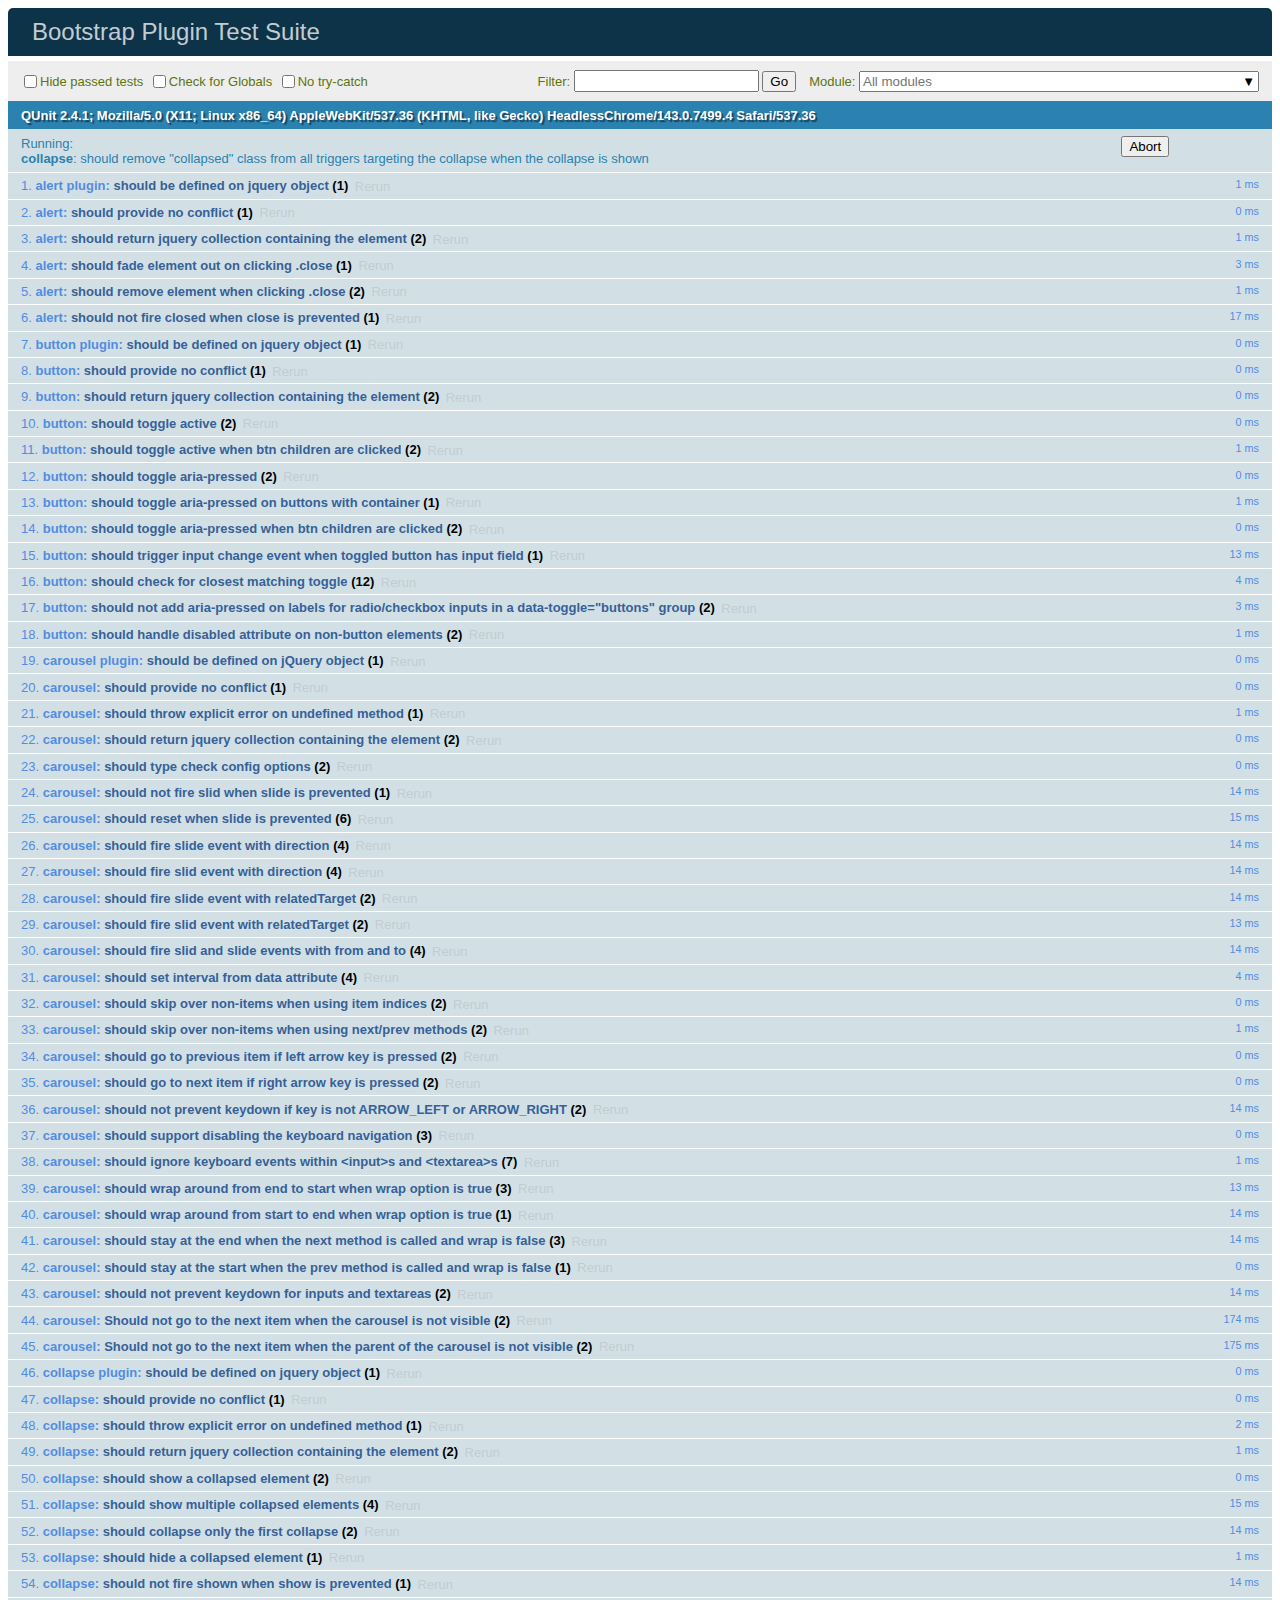
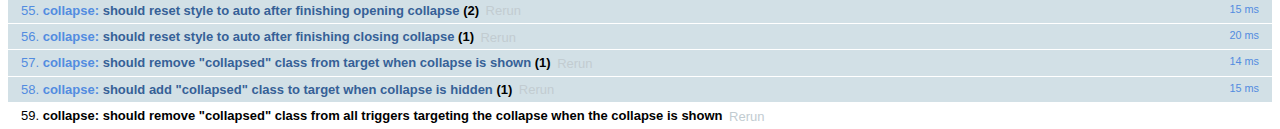
<file: assets/lib/__bootstrap-4.0.0/js/tests/index.html>
<!doctype html>
<html lang="en">
  <head>
    <meta charset="utf-8">
    <meta name="viewport" content="width=device-width, initial-scale=1, shrink-to-fit=no">
    <title>Bootstrap Plugin Test Suite</title>

    <!-- jQuery -->
    <script>
      (function () {
        var path = '../../assets/js/vendor/jquery-slim.min.js'
        // get jquery param from the query string.
        var jQueryVersion = location.search.match(/[?&]jquery=(.*?)(?=&|$)/)

        // If a version was specified, use that version from our vendor folder
        if (jQueryVersion) {
          path = 'vendor/jquery-' + jQueryVersion[1] + '.min.js'
        }
        document.write('<script src="' + path + '"><\/script>')
      }())
    </script>
    <script src="../../assets/js/vendor/popper.min.js"></script>

    <!-- QUnit -->
    <link rel="stylesheet" href="vendor/qunit.css" media="screen">
    <script src="vendor/qunit.js"></script>

    <script>
      // Disable jQuery event aliases to ensure we don't accidentally use any of them
      [
        'blur',
        'focus',
        'focusin',
        'focusout',
        'resize',
        'scroll',
        'click',
        'dblclick',
        'mousedown',
        'mouseup',
        'mousemove',
        'mouseover',
        'mouseout',
        'mouseenter',
        'mouseleave',
        'change',
        'select',
        'submit',
        'keydown',
        'keypress',
        'keyup',
        'contextmenu'
      ].forEach(function(eventAlias) {
        $.fn[eventAlias] = function() {
          throw new Error('Using the ".' + eventAlias + '()" method is not allowed, so that Bootstrap can be compatible with custom jQuery builds which exclude the "event aliases" module that defines said method. See https://github.com/twbs/bootstrap/blob/master/CONTRIBUTING.md#js')
        }
      })

      // Require assert.expect in each test
      QUnit.config.requireExpects = true

      // See https://github.com/axemclion/grunt-saucelabs#test-result-details-with-qunit
      var log = []
      var testName

      QUnit.done(function(testResults) {
        var tests = []
        for (var i = 0; i < log.length; i++) {
          var details = log[i]
          tests.push({
            name: details.name,
            result: details.result,
            expected: details.expected,
            actual: details.actual,
            source: details.source
          })
        }
        testResults.tests = tests

        window.global_test_results = testResults
      })

      QUnit.testStart(function(testDetails) {
        QUnit.log(function(details) {
          if (!details.result) {
            details.name = testDetails.name
            log.push(details)
          }
        })
      })

      // Display fixture on-screen on iOS to avoid false positives
      // See https://github.com/twbs/bootstrap/pull/15955
      if (/iPhone|iPad|iPod/.test(navigator.userAgent)) {
        QUnit.begin(function() {
          $('#qunit-fixture').css({ top: 0, left: 0 })
        })

        QUnit.done(function() {
          $('#qunit-fixture').css({ top: '', left: '' })
        })
      }
    </script>

    <!-- Transpiled Plugins -->
    <script src="../dist/util.js"></script>
    <script src="../dist/alert.js"></script>
    <script src="../dist/button.js"></script>
    <script src="../dist/carousel.js"></script>
    <script src="../dist/collapse.js"></script>
    <script src="../dist/dropdown.js"></script>
    <script src="../dist/modal.js"></script>
    <script src="../dist/scrollspy.js"></script>
    <script src="../dist/tab.js"></script>
    <script src="../dist/tooltip.js"></script>
    <script src="../dist/popover.js"></script>

    <!-- Unit Tests -->
    <script src="unit/alert.js"></script>
    <script src="unit/button.js"></script>
    <script src="unit/carousel.js"></script>
    <script src="unit/collapse.js"></script>
    <script src="unit/dropdown.js"></script>
    <script src="unit/modal.js"></script>
    <script src="unit/scrollspy.js"></script>
    <script src="unit/tab.js"></script>
    <script src="unit/tooltip.js"></script>
    <script src="unit/popover.js"></script>
    <script src="unit/util.js"></script>
  </head>
  <body>
    <div id="qunit-container">
      <div id="qunit"></div>
      <div id="qunit-fixture"></div>
    </div>
  </body>
</html>
</file>
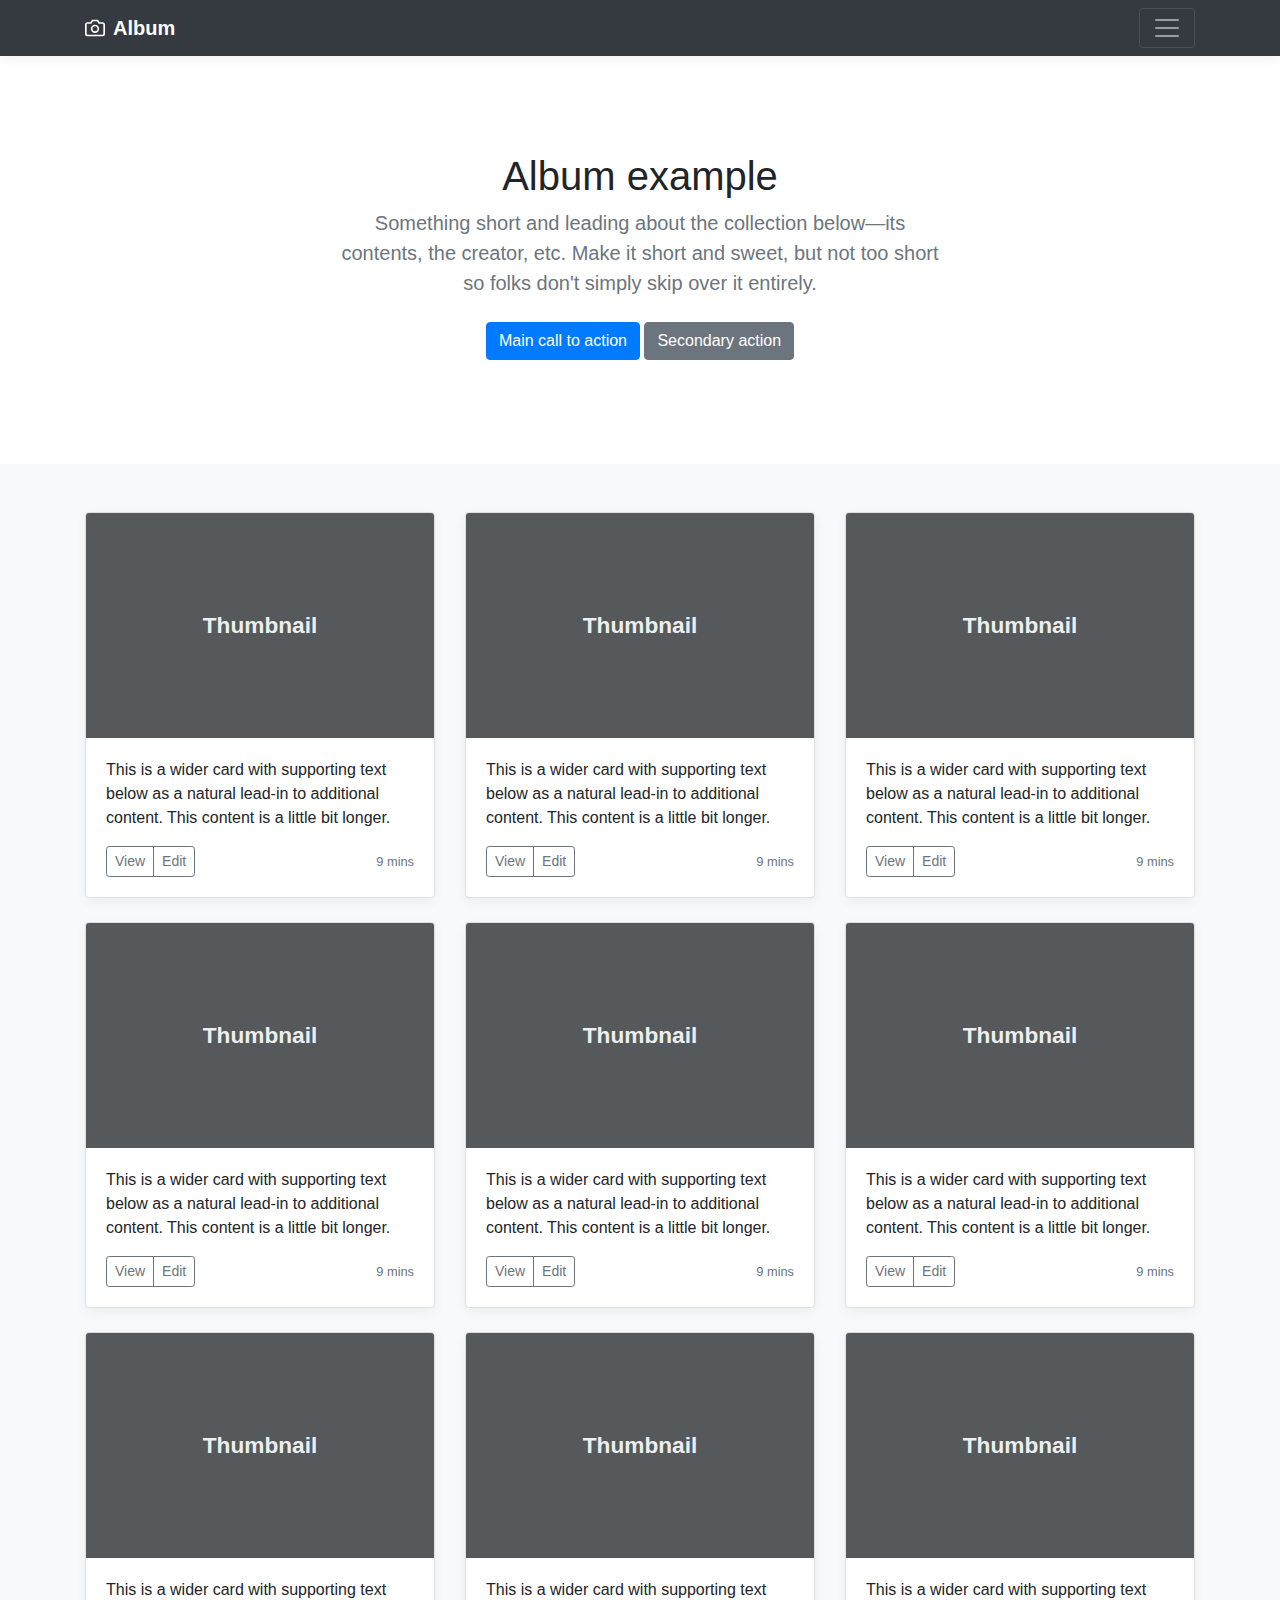
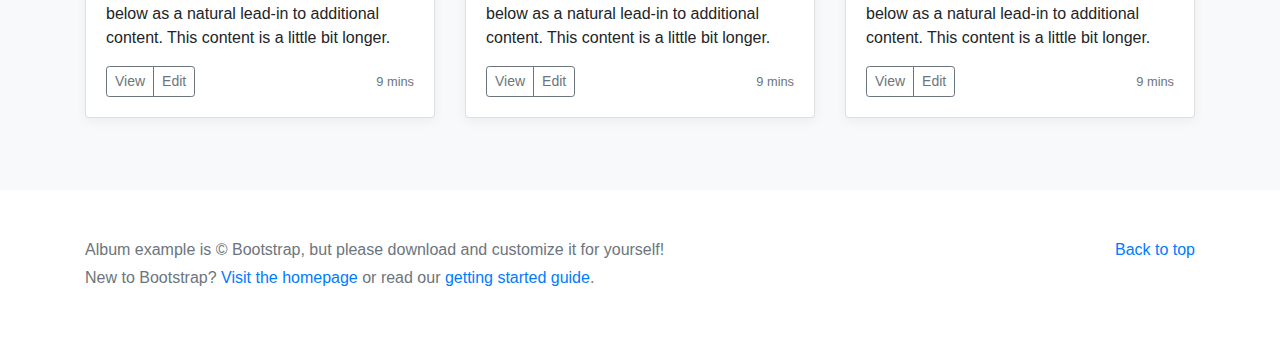
<file: assets/lib/__bootstrap-4.0.0/docs/4.0/examples/album/index.html>
<!doctype html>
<html lang="en">
  <head>
    <meta charset="utf-8">
    <meta name="viewport" content="width=device-width, initial-scale=1, shrink-to-fit=no">
    <meta name="description" content="">
    <meta name="author" content="">
    <link rel="icon" href="../../../../favicon.ico">

    <title>Album example for Bootstrap</title>

    <!-- Bootstrap core CSS -->
    <link href="../../../../dist/css/bootstrap.min.css" rel="stylesheet">

    <!-- Custom styles for this template -->
    <link href="album.css" rel="stylesheet">
  </head>

  <body>

    <header>
      <div class="collapse bg-dark" id="navbarHeader">
        <div class="container">
          <div class="row">
            <div class="col-sm-8 col-md-7 py-4">
              <h4 class="text-white">About</h4>
              <p class="text-muted">Add some information about the album below, the author, or any other background context. Make it a few sentences long so folks can pick up some informative tidbits. Then, link them off to some social networking sites or contact information.</p>
            </div>
            <div class="col-sm-4 offset-md-1 py-4">
              <h4 class="text-white">Contact</h4>
              <ul class="list-unstyled">
                <li><a href="#" class="text-white">Follow on Twitter</a></li>
                <li><a href="#" class="text-white">Like on Facebook</a></li>
                <li><a href="#" class="text-white">Email me</a></li>
              </ul>
            </div>
          </div>
        </div>
      </div>
      <div class="navbar navbar-dark bg-dark box-shadow">
        <div class="container d-flex justify-content-between">
          <a href="#" class="navbar-brand d-flex align-items-center">
            <svg xmlns="http://www.w3.org/2000/svg" width="20" height="20" viewBox="0 0 24 24" fill="none" stroke="currentColor" stroke-width="2" stroke-linecap="round" stroke-linejoin="round" class="mr-2"><path d="M23 19a2 2 0 0 1-2 2H3a2 2 0 0 1-2-2V8a2 2 0 0 1 2-2h4l2-3h6l2 3h4a2 2 0 0 1 2 2z"></path><circle cx="12" cy="13" r="4"></circle></svg>
            <strong>Album</strong>
          </a>
          <button class="navbar-toggler" type="button" data-toggle="collapse" data-target="#navbarHeader" aria-controls="navbarHeader" aria-expanded="false" aria-label="Toggle navigation">
            <span class="navbar-toggler-icon"></span>
          </button>
        </div>
      </div>
    </header>

    <main role="main">

      <section class="jumbotron text-center">
        <div class="container">
          <h1 class="jumbotron-heading">Album example</h1>
          <p class="lead text-muted">Something short and leading about the collection below—its contents, the creator, etc. Make it short and sweet, but not too short so folks don't simply skip over it entirely.</p>
          <p>
            <a href="#" class="btn btn-primary my-2">Main call to action</a>
            <a href="#" class="btn btn-secondary my-2">Secondary action</a>
          </p>
        </div>
      </section>

      <div class="album py-5 bg-light">
        <div class="container">

          <div class="row">
            <div class="col-md-4">
              <div class="card mb-4 box-shadow">
                <img class="card-img-top" data-src="holder.js/100px225?theme=thumb&bg=55595c&fg=eceeef&text=Thumbnail" alt="Card image cap">
                <div class="card-body">
                  <p class="card-text">This is a wider card with supporting text below as a natural lead-in to additional content. This content is a little bit longer.</p>
                  <div class="d-flex justify-content-between align-items-center">
                    <div class="btn-group">
                      <button type="button" class="btn btn-sm btn-outline-secondary">View</button>
                      <button type="button" class="btn btn-sm btn-outline-secondary">Edit</button>
                    </div>
                    <small class="text-muted">9 mins</small>
                  </div>
                </div>
              </div>
            </div>
            <div class="col-md-4">
              <div class="card mb-4 box-shadow">
                <img class="card-img-top" data-src="holder.js/100px225?theme=thumb&bg=55595c&fg=eceeef&text=Thumbnail" alt="Card image cap">
                <div class="card-body">
                  <p class="card-text">This is a wider card with supporting text below as a natural lead-in to additional content. This content is a little bit longer.</p>
                  <div class="d-flex justify-content-between align-items-center">
                    <div class="btn-group">
                      <button type="button" class="btn btn-sm btn-outline-secondary">View</button>
                      <button type="button" class="btn btn-sm btn-outline-secondary">Edit</button>
                    </div>
                    <small class="text-muted">9 mins</small>
                  </div>
                </div>
              </div>
            </div>
            <div class="col-md-4">
              <div class="card mb-4 box-shadow">
                <img class="card-img-top" data-src="holder.js/100px225?theme=thumb&bg=55595c&fg=eceeef&text=Thumbnail" alt="Card image cap">
                <div class="card-body">
                  <p class="card-text">This is a wider card with supporting text below as a natural lead-in to additional content. This content is a little bit longer.</p>
                  <div class="d-flex justify-content-between align-items-center">
                    <div class="btn-group">
                      <button type="button" class="btn btn-sm btn-outline-secondary">View</button>
                      <button type="button" class="btn btn-sm btn-outline-secondary">Edit</button>
                    </div>
                    <small class="text-muted">9 mins</small>
                  </div>
                </div>
              </div>
            </div>

            <div class="col-md-4">
              <div class="card mb-4 box-shadow">
                <img class="card-img-top" data-src="holder.js/100px225?theme=thumb&bg=55595c&fg=eceeef&text=Thumbnail" alt="Card image cap">
                <div class="card-body">
                  <p class="card-text">This is a wider card with supporting text below as a natural lead-in to additional content. This content is a little bit longer.</p>
                  <div class="d-flex justify-content-between align-items-center">
                    <div class="btn-group">
                      <button type="button" class="btn btn-sm btn-outline-secondary">View</button>
                      <button type="button" class="btn btn-sm btn-outline-secondary">Edit</button>
                    </div>
                    <small class="text-muted">9 mins</small>
                  </div>
                </div>
              </div>
            </div>
            <div class="col-md-4">
              <div class="card mb-4 box-shadow">
                <img class="card-img-top" data-src="holder.js/100px225?theme=thumb&bg=55595c&fg=eceeef&text=Thumbnail" alt="Card image cap">
                <div class="card-body">
                  <p class="card-text">This is a wider card with supporting text below as a natural lead-in to additional content. This content is a little bit longer.</p>
                  <div class="d-flex justify-content-between align-items-center">
                    <div class="btn-group">
                      <button type="button" class="btn btn-sm btn-outline-secondary">View</button>
                      <button type="button" class="btn btn-sm btn-outline-secondary">Edit</button>
                    </div>
                    <small class="text-muted">9 mins</small>
                  </div>
                </div>
              </div>
            </div>
            <div class="col-md-4">
              <div class="card mb-4 box-shadow">
                <img class="card-img-top" data-src="holder.js/100px225?theme=thumb&bg=55595c&fg=eceeef&text=Thumbnail" alt="Card image cap">
                <div class="card-body">
                  <p class="card-text">This is a wider card with supporting text below as a natural lead-in to additional content. This content is a little bit longer.</p>
                  <div class="d-flex justify-content-between align-items-center">
                    <div class="btn-group">
                      <button type="button" class="btn btn-sm btn-outline-secondary">View</button>
                      <button type="button" class="btn btn-sm btn-outline-secondary">Edit</button>
                    </div>
                    <small class="text-muted">9 mins</small>
                  </div>
                </div>
              </div>
            </div>

            <div class="col-md-4">
              <div class="card mb-4 box-shadow">
                <img class="card-img-top" data-src="holder.js/100px225?theme=thumb&bg=55595c&fg=eceeef&text=Thumbnail" alt="Card image cap">
                <div class="card-body">
                  <p class="card-text">This is a wider card with supporting text below as a natural lead-in to additional content. This content is a little bit longer.</p>
                  <div class="d-flex justify-content-between align-items-center">
                    <div class="btn-group">
                      <button type="button" class="btn btn-sm btn-outline-secondary">View</button>
                      <button type="button" class="btn btn-sm btn-outline-secondary">Edit</button>
                    </div>
                    <small class="text-muted">9 mins</small>
                  </div>
                </div>
              </div>
            </div>
            <div class="col-md-4">
              <div class="card mb-4 box-shadow">
                <img class="card-img-top" data-src="holder.js/100px225?theme=thumb&bg=55595c&fg=eceeef&text=Thumbnail" alt="Card image cap">
                <div class="card-body">
                  <p class="card-text">This is a wider card with supporting text below as a natural lead-in to additional content. This content is a little bit longer.</p>
                  <div class="d-flex justify-content-between align-items-center">
                    <div class="btn-group">
                      <button type="button" class="btn btn-sm btn-outline-secondary">View</button>
                      <button type="button" class="btn btn-sm btn-outline-secondary">Edit</button>
                    </div>
                    <small class="text-muted">9 mins</small>
                  </div>
                </div>
              </div>
            </div>
            <div class="col-md-4">
              <div class="card mb-4 box-shadow">
                <img class="card-img-top" data-src="holder.js/100px225?theme=thumb&bg=55595c&fg=eceeef&text=Thumbnail" alt="Card image cap">
                <div class="card-body">
                  <p class="card-text">This is a wider card with supporting text below as a natural lead-in to additional content. This content is a little bit longer.</p>
                  <div class="d-flex justify-content-between align-items-center">
                    <div class="btn-group">
                      <button type="button" class="btn btn-sm btn-outline-secondary">View</button>
                      <button type="button" class="btn btn-sm btn-outline-secondary">Edit</button>
                    </div>
                    <small class="text-muted">9 mins</small>
                  </div>
                </div>
              </div>
            </div>
          </div>
        </div>
      </div>

    </main>

    <footer class="text-muted">
      <div class="container">
        <p class="float-right">
          <a href="#">Back to top</a>
        </p>
        <p>Album example is &copy; Bootstrap, but please download and customize it for yourself!</p>
        <p>New to Bootstrap? <a href="../../">Visit the homepage</a> or read our <a href="../../getting-started/">getting started guide</a>.</p>
      </div>
    </footer>

    <!-- Bootstrap core JavaScript
    ================================================== -->
    <!-- Placed at the end of the document so the pages load faster -->
    <script src="https://code.jquery.com/jquery-3.2.1.slim.min.js" integrity="sha384-KJ3o2DKtIkvYIK3UENzmM7KCkRr/rE9/Qpg6aAZGJwFDMVNA/GpGFF93hXpG5KkN" crossorigin="anonymous"></script>
    <script>window.jQuery || document.write('<script src="../../../../assets/js/vendor/jquery-slim.min.js"><\/script>')</script>
    <script src="../../../../assets/js/vendor/popper.min.js"></script>
    <script src="../../../../dist/js/bootstrap.min.js"></script>
    <script src="../../../../assets/js/vendor/holder.min.js"></script>
  </body>
</html>
</file>
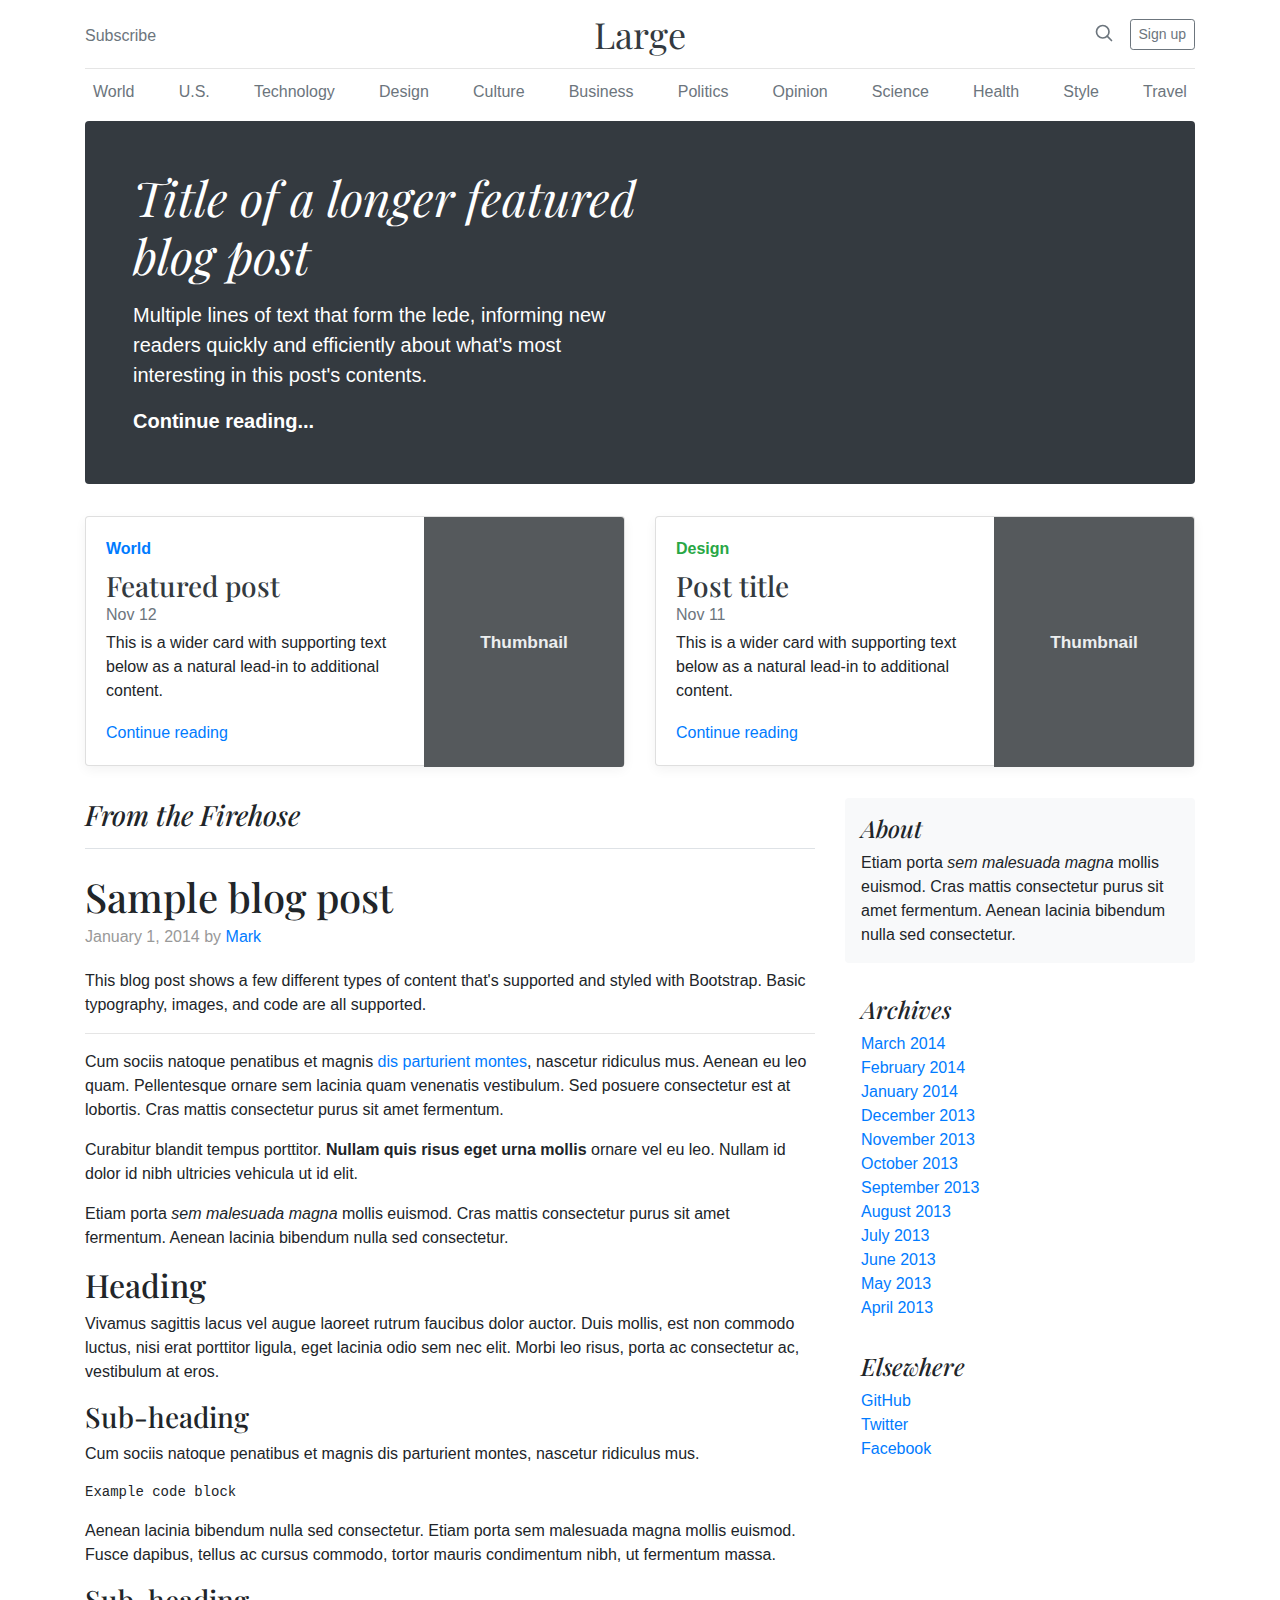
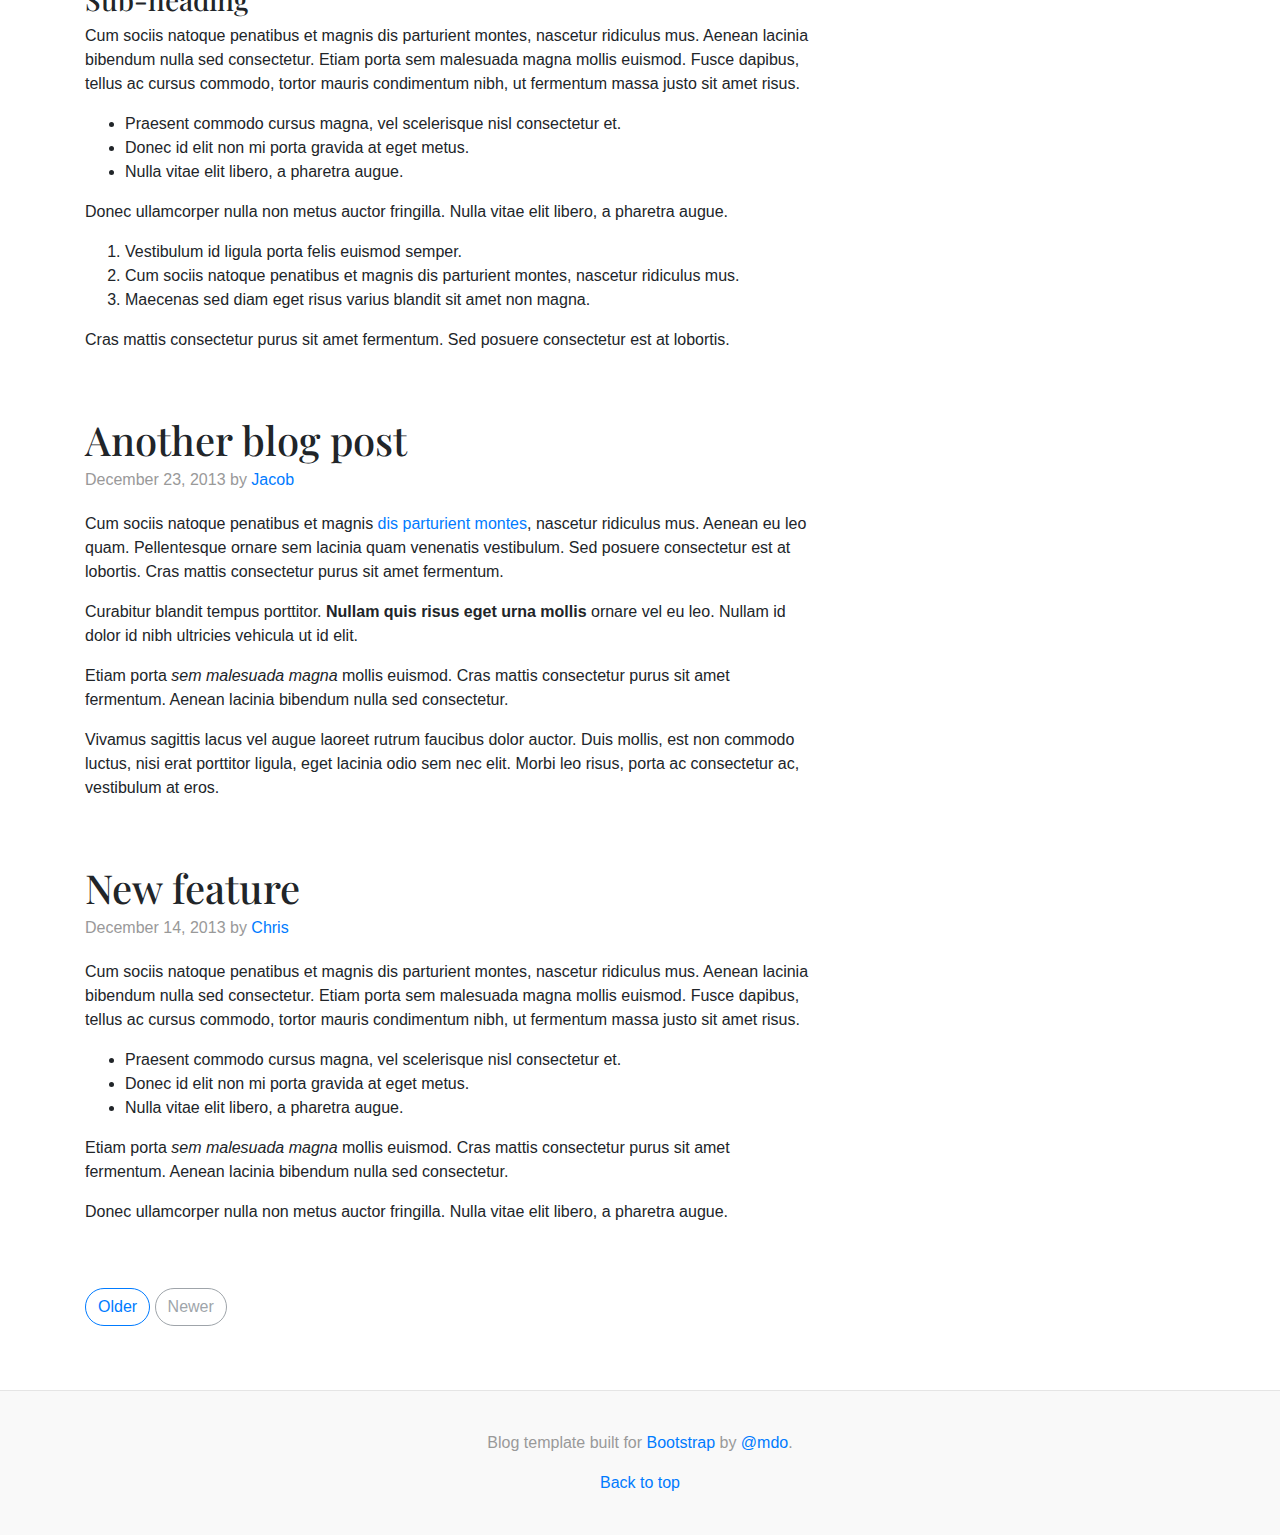
<file: assets/lib/__bootstrap-4.0.0/docs/4.0/examples/blog/index.html>
<!doctype html>
<html lang="en">
  <head>
    <meta charset="utf-8">
    <meta name="viewport" content="width=device-width, initial-scale=1, shrink-to-fit=no">
    <meta name="description" content="">
    <meta name="author" content="">
    <link rel="icon" href="../../../../favicon.ico">

    <title>Blog Template for Bootstrap</title>

    <!-- Bootstrap core CSS -->
    <link href="../../../../dist/css/bootstrap.min.css" rel="stylesheet">

    <!-- Custom styles for this template -->
    <link href="https://fonts.googleapis.com/css?family=Playfair+Display:700,900" rel="stylesheet">
    <link href="blog.css" rel="stylesheet">
  </head>

  <body>

    <div class="container">
      <header class="blog-header py-3">
        <div class="row flex-nowrap justify-content-between align-items-center">
          <div class="col-4 pt-1">
            <a class="text-muted" href="#">Subscribe</a>
          </div>
          <div class="col-4 text-center">
            <a class="blog-header-logo text-dark" href="#">Large</a>
          </div>
          <div class="col-4 d-flex justify-content-end align-items-center">
            <a class="text-muted" href="#">
              <svg xmlns="http://www.w3.org/2000/svg" width="20" height="20" viewBox="0 0 24 24" fill="none" stroke="currentColor" stroke-width="2" stroke-linecap="round" stroke-linejoin="round" class="mx-3"><circle cx="10.5" cy="10.5" r="7.5"></circle><line x1="21" y1="21" x2="15.8" y2="15.8"></line></svg>
            </a>
            <a class="btn btn-sm btn-outline-secondary" href="#">Sign up</a>
          </div>
        </div>
      </header>

      <div class="nav-scroller py-1 mb-2">
        <nav class="nav d-flex justify-content-between">
          <a class="p-2 text-muted" href="#">World</a>
          <a class="p-2 text-muted" href="#">U.S.</a>
          <a class="p-2 text-muted" href="#">Technology</a>
          <a class="p-2 text-muted" href="#">Design</a>
          <a class="p-2 text-muted" href="#">Culture</a>
          <a class="p-2 text-muted" href="#">Business</a>
          <a class="p-2 text-muted" href="#">Politics</a>
          <a class="p-2 text-muted" href="#">Opinion</a>
          <a class="p-2 text-muted" href="#">Science</a>
          <a class="p-2 text-muted" href="#">Health</a>
          <a class="p-2 text-muted" href="#">Style</a>
          <a class="p-2 text-muted" href="#">Travel</a>
        </nav>
      </div>

      <div class="jumbotron p-3 p-md-5 text-white rounded bg-dark">
        <div class="col-md-6 px-0">
          <h1 class="display-4 font-italic">Title of a longer featured blog post</h1>
          <p class="lead my-3">Multiple lines of text that form the lede, informing new readers quickly and efficiently about what's most interesting in this post's contents.</p>
          <p class="lead mb-0"><a href="#" class="text-white font-weight-bold">Continue reading...</a></p>
        </div>
      </div>

      <div class="row mb-2">
        <div class="col-md-6">
          <div class="card flex-md-row mb-4 box-shadow h-md-250">
            <div class="card-body d-flex flex-column align-items-start">
              <strong class="d-inline-block mb-2 text-primary">World</strong>
              <h3 class="mb-0">
                <a class="text-dark" href="#">Featured post</a>
              </h3>
              <div class="mb-1 text-muted">Nov 12</div>
              <p class="card-text mb-auto">This is a wider card with supporting text below as a natural lead-in to additional content.</p>
              <a href="#">Continue reading</a>
            </div>
            <img class="card-img-right flex-auto d-none d-md-block" data-src="holder.js/200x250?theme=thumb" alt="Card image cap">
          </div>
        </div>
        <div class="col-md-6">
          <div class="card flex-md-row mb-4 box-shadow h-md-250">
            <div class="card-body d-flex flex-column align-items-start">
              <strong class="d-inline-block mb-2 text-success">Design</strong>
              <h3 class="mb-0">
                <a class="text-dark" href="#">Post title</a>
              </h3>
              <div class="mb-1 text-muted">Nov 11</div>
              <p class="card-text mb-auto">This is a wider card with supporting text below as a natural lead-in to additional content.</p>
              <a href="#">Continue reading</a>
            </div>
            <img class="card-img-right flex-auto d-none d-md-block" data-src="holder.js/200x250?theme=thumb" alt="Card image cap">
          </div>
        </div>
      </div>
    </div>

    <main role="main" class="container">
      <div class="row">
        <div class="col-md-8 blog-main">
          <h3 class="pb-3 mb-4 font-italic border-bottom">
            From the Firehose
          </h3>

          <div class="blog-post">
            <h2 class="blog-post-title">Sample blog post</h2>
            <p class="blog-post-meta">January 1, 2014 by <a href="#">Mark</a></p>

            <p>This blog post shows a few different types of content that's supported and styled with Bootstrap. Basic typography, images, and code are all supported.</p>
            <hr>
            <p>Cum sociis natoque penatibus et magnis <a href="#">dis parturient montes</a>, nascetur ridiculus mus. Aenean eu leo quam. Pellentesque ornare sem lacinia quam venenatis vestibulum. Sed posuere consectetur est at lobortis. Cras mattis consectetur purus sit amet fermentum.</p>
            <blockquote>
              <p>Curabitur blandit tempus porttitor. <strong>Nullam quis risus eget urna mollis</strong> ornare vel eu leo. Nullam id dolor id nibh ultricies vehicula ut id elit.</p>
            </blockquote>
            <p>Etiam porta <em>sem malesuada magna</em> mollis euismod. Cras mattis consectetur purus sit amet fermentum. Aenean lacinia bibendum nulla sed consectetur.</p>
            <h2>Heading</h2>
            <p>Vivamus sagittis lacus vel augue laoreet rutrum faucibus dolor auctor. Duis mollis, est non commodo luctus, nisi erat porttitor ligula, eget lacinia odio sem nec elit. Morbi leo risus, porta ac consectetur ac, vestibulum at eros.</p>
            <h3>Sub-heading</h3>
            <p>Cum sociis natoque penatibus et magnis dis parturient montes, nascetur ridiculus mus.</p>
            <pre><code>Example code block</code></pre>
            <p>Aenean lacinia bibendum nulla sed consectetur. Etiam porta sem malesuada magna mollis euismod. Fusce dapibus, tellus ac cursus commodo, tortor mauris condimentum nibh, ut fermentum massa.</p>
            <h3>Sub-heading</h3>
            <p>Cum sociis natoque penatibus et magnis dis parturient montes, nascetur ridiculus mus. Aenean lacinia bibendum nulla sed consectetur. Etiam porta sem malesuada magna mollis euismod. Fusce dapibus, tellus ac cursus commodo, tortor mauris condimentum nibh, ut fermentum massa justo sit amet risus.</p>
            <ul>
              <li>Praesent commodo cursus magna, vel scelerisque nisl consectetur et.</li>
              <li>Donec id elit non mi porta gravida at eget metus.</li>
              <li>Nulla vitae elit libero, a pharetra augue.</li>
            </ul>
            <p>Donec ullamcorper nulla non metus auctor fringilla. Nulla vitae elit libero, a pharetra augue.</p>
            <ol>
              <li>Vestibulum id ligula porta felis euismod semper.</li>
              <li>Cum sociis natoque penatibus et magnis dis parturient montes, nascetur ridiculus mus.</li>
              <li>Maecenas sed diam eget risus varius blandit sit amet non magna.</li>
            </ol>
            <p>Cras mattis consectetur purus sit amet fermentum. Sed posuere consectetur est at lobortis.</p>
          </div><!-- /.blog-post -->

          <div class="blog-post">
            <h2 class="blog-post-title">Another blog post</h2>
            <p class="blog-post-meta">December 23, 2013 by <a href="#">Jacob</a></p>

            <p>Cum sociis natoque penatibus et magnis <a href="#">dis parturient montes</a>, nascetur ridiculus mus. Aenean eu leo quam. Pellentesque ornare sem lacinia quam venenatis vestibulum. Sed posuere consectetur est at lobortis. Cras mattis consectetur purus sit amet fermentum.</p>
            <blockquote>
              <p>Curabitur blandit tempus porttitor. <strong>Nullam quis risus eget urna mollis</strong> ornare vel eu leo. Nullam id dolor id nibh ultricies vehicula ut id elit.</p>
            </blockquote>
            <p>Etiam porta <em>sem malesuada magna</em> mollis euismod. Cras mattis consectetur purus sit amet fermentum. Aenean lacinia bibendum nulla sed consectetur.</p>
            <p>Vivamus sagittis lacus vel augue laoreet rutrum faucibus dolor auctor. Duis mollis, est non commodo luctus, nisi erat porttitor ligula, eget lacinia odio sem nec elit. Morbi leo risus, porta ac consectetur ac, vestibulum at eros.</p>
          </div><!-- /.blog-post -->

          <div class="blog-post">
            <h2 class="blog-post-title">New feature</h2>
            <p class="blog-post-meta">December 14, 2013 by <a href="#">Chris</a></p>

            <p>Cum sociis natoque penatibus et magnis dis parturient montes, nascetur ridiculus mus. Aenean lacinia bibendum nulla sed consectetur. Etiam porta sem malesuada magna mollis euismod. Fusce dapibus, tellus ac cursus commodo, tortor mauris condimentum nibh, ut fermentum massa justo sit amet risus.</p>
            <ul>
              <li>Praesent commodo cursus magna, vel scelerisque nisl consectetur et.</li>
              <li>Donec id elit non mi porta gravida at eget metus.</li>
              <li>Nulla vitae elit libero, a pharetra augue.</li>
            </ul>
            <p>Etiam porta <em>sem malesuada magna</em> mollis euismod. Cras mattis consectetur purus sit amet fermentum. Aenean lacinia bibendum nulla sed consectetur.</p>
            <p>Donec ullamcorper nulla non metus auctor fringilla. Nulla vitae elit libero, a pharetra augue.</p>
          </div><!-- /.blog-post -->

          <nav class="blog-pagination">
            <a class="btn btn-outline-primary" href="#">Older</a>
            <a class="btn btn-outline-secondary disabled" href="#">Newer</a>
          </nav>

        </div><!-- /.blog-main -->

        <aside class="col-md-4 blog-sidebar">
          <div class="p-3 mb-3 bg-light rounded">
            <h4 class="font-italic">About</h4>
            <p class="mb-0">Etiam porta <em>sem malesuada magna</em> mollis euismod. Cras mattis consectetur purus sit amet fermentum. Aenean lacinia bibendum nulla sed consectetur.</p>
          </div>

          <div class="p-3">
            <h4 class="font-italic">Archives</h4>
            <ol class="list-unstyled mb-0">
              <li><a href="#">March 2014</a></li>
              <li><a href="#">February 2014</a></li>
              <li><a href="#">January 2014</a></li>
              <li><a href="#">December 2013</a></li>
              <li><a href="#">November 2013</a></li>
              <li><a href="#">October 2013</a></li>
              <li><a href="#">September 2013</a></li>
              <li><a href="#">August 2013</a></li>
              <li><a href="#">July 2013</a></li>
              <li><a href="#">June 2013</a></li>
              <li><a href="#">May 2013</a></li>
              <li><a href="#">April 2013</a></li>
            </ol>
          </div>

          <div class="p-3">
            <h4 class="font-italic">Elsewhere</h4>
            <ol class="list-unstyled">
              <li><a href="#">GitHub</a></li>
              <li><a href="#">Twitter</a></li>
              <li><a href="#">Facebook</a></li>
            </ol>
          </div>
        </aside><!-- /.blog-sidebar -->

      </div><!-- /.row -->

    </main><!-- /.container -->

    <footer class="blog-footer">
      <p>Blog template built for <a href="https://getbootstrap.com/">Bootstrap</a> by <a href="https://twitter.com/mdo">@mdo</a>.</p>
      <p>
        <a href="#">Back to top</a>
      </p>
    </footer>

    <!-- Bootstrap core JavaScript
    ================================================== -->
    <!-- Placed at the end of the document so the pages load faster -->
    <script src="https://code.jquery.com/jquery-3.2.1.slim.min.js" integrity="sha384-KJ3o2DKtIkvYIK3UENzmM7KCkRr/rE9/Qpg6aAZGJwFDMVNA/GpGFF93hXpG5KkN" crossorigin="anonymous"></script>
    <script>window.jQuery || document.write('<script src="../../../../assets/js/vendor/jquery-slim.min.js"><\/script>')</script>
    <script src="../../../../assets/js/vendor/popper.min.js"></script>
    <script src="../../../../dist/js/bootstrap.min.js"></script>
    <script src="../../../../assets/js/vendor/holder.min.js"></script>
    <script>
      Holder.addTheme('thumb', {
        bg: '#55595c',
        fg: '#eceeef',
        text: 'Thumbnail'
      });
    </script>
  </body>
</html>
</file>
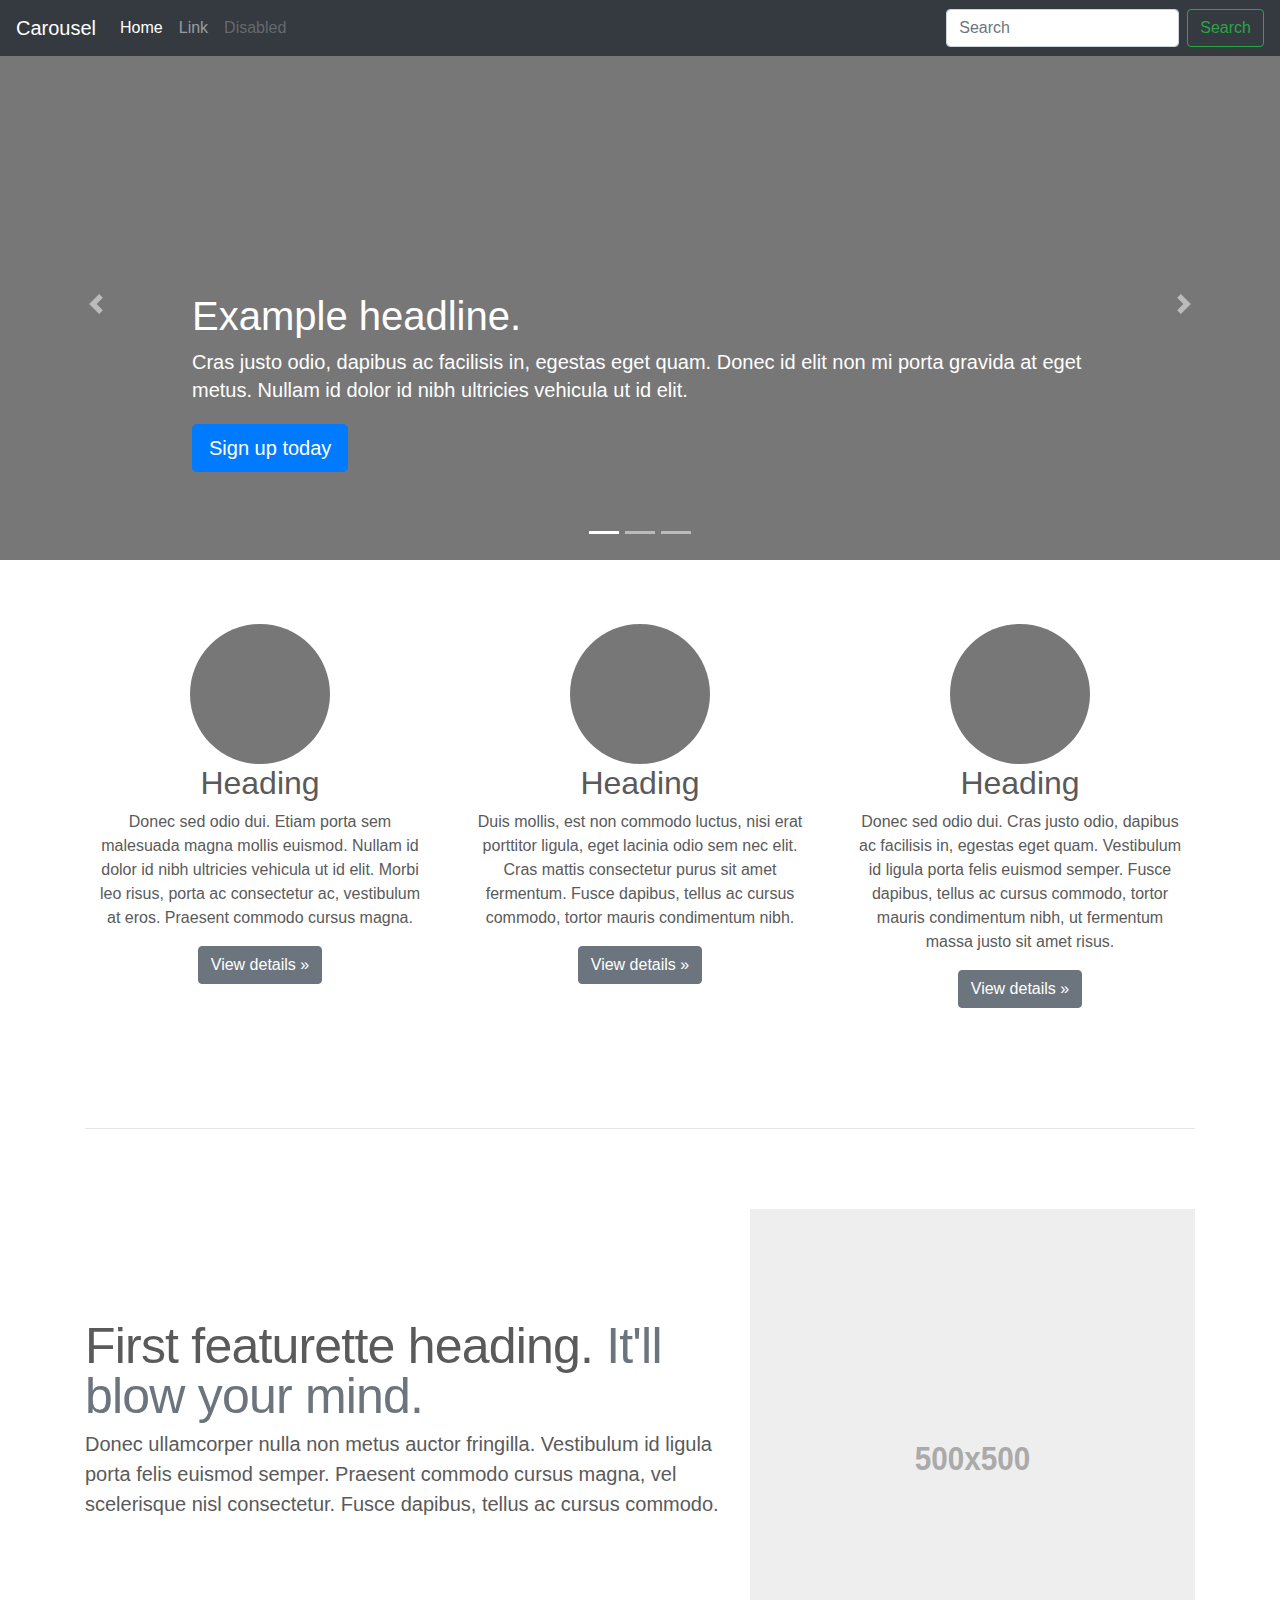
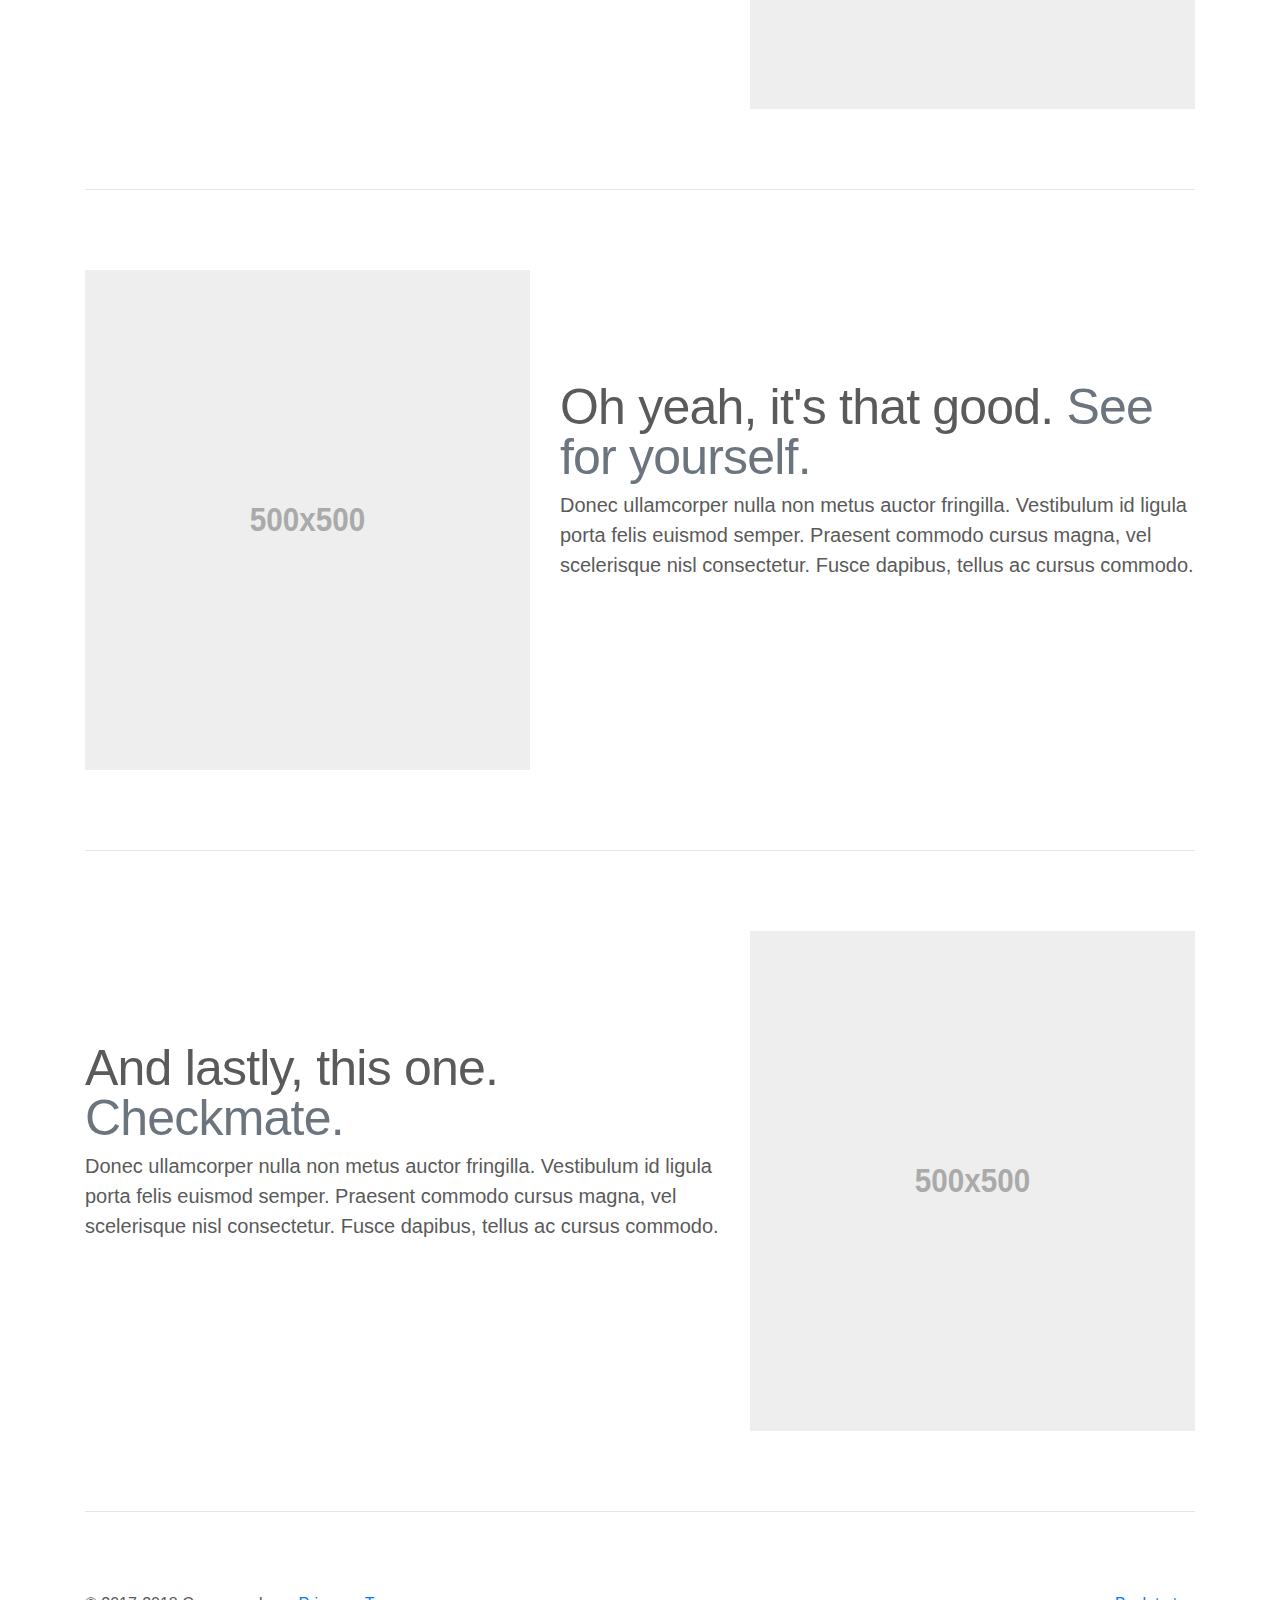
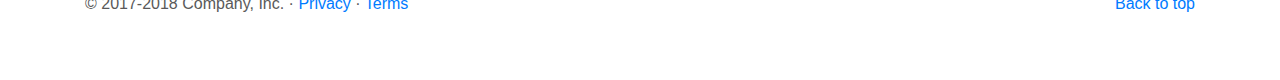
<file: assets/lib/__bootstrap-4.0.0/docs/4.0/examples/carousel/index.html>
<!doctype html>
<html lang="en">
  <head>
    <meta charset="utf-8">
    <meta name="viewport" content="width=device-width, initial-scale=1, shrink-to-fit=no">
    <meta name="description" content="">
    <meta name="author" content="">
    <link rel="icon" href="../../../../favicon.ico">

    <title>Carousel Template for Bootstrap</title>

    <!-- Bootstrap core CSS -->
    <link href="../../../../dist/css/bootstrap.min.css" rel="stylesheet">

    <!-- Custom styles for this template -->
    <link href="carousel.css" rel="stylesheet">
  </head>
  <body>

    <header>
      <nav class="navbar navbar-expand-md navbar-dark fixed-top bg-dark">
        <a class="navbar-brand" href="#">Carousel</a>
        <button class="navbar-toggler" type="button" data-toggle="collapse" data-target="#navbarCollapse" aria-controls="navbarCollapse" aria-expanded="false" aria-label="Toggle navigation">
          <span class="navbar-toggler-icon"></span>
        </button>
        <div class="collapse navbar-collapse" id="navbarCollapse">
          <ul class="navbar-nav mr-auto">
            <li class="nav-item active">
              <a class="nav-link" href="#">Home <span class="sr-only">(current)</span></a>
            </li>
            <li class="nav-item">
              <a class="nav-link" href="#">Link</a>
            </li>
            <li class="nav-item">
              <a class="nav-link disabled" href="#">Disabled</a>
            </li>
          </ul>
          <form class="form-inline mt-2 mt-md-0">
            <input class="form-control mr-sm-2" type="text" placeholder="Search" aria-label="Search">
            <button class="btn btn-outline-success my-2 my-sm-0" type="submit">Search</button>
          </form>
        </div>
      </nav>
    </header>

    <main role="main">

      <div id="myCarousel" class="carousel slide" data-ride="carousel">
        <ol class="carousel-indicators">
          <li data-target="#myCarousel" data-slide-to="0" class="active"></li>
          <li data-target="#myCarousel" data-slide-to="1"></li>
          <li data-target="#myCarousel" data-slide-to="2"></li>
        </ol>
        <div class="carousel-inner">
          <div class="carousel-item active">
            <img class="first-slide" src="[data-uri]" alt="First slide">
            <div class="container">
              <div class="carousel-caption text-left">
                <h1>Example headline.</h1>
                <p>Cras justo odio, dapibus ac facilisis in, egestas eget quam. Donec id elit non mi porta gravida at eget metus. Nullam id dolor id nibh ultricies vehicula ut id elit.</p>
                <p><a class="btn btn-lg btn-primary" href="#" role="button">Sign up today</a></p>
              </div>
            </div>
          </div>
          <div class="carousel-item">
            <img class="second-slide" src="[data-uri]" alt="Second slide">
            <div class="container">
              <div class="carousel-caption">
                <h1>Another example headline.</h1>
                <p>Cras justo odio, dapibus ac facilisis in, egestas eget quam. Donec id elit non mi porta gravida at eget metus. Nullam id dolor id nibh ultricies vehicula ut id elit.</p>
                <p><a class="btn btn-lg btn-primary" href="#" role="button">Learn more</a></p>
              </div>
            </div>
          </div>
          <div class="carousel-item">
            <img class="third-slide" src="[data-uri]" alt="Third slide">
            <div class="container">
              <div class="carousel-caption text-right">
                <h1>One more for good measure.</h1>
                <p>Cras justo odio, dapibus ac facilisis in, egestas eget quam. Donec id elit non mi porta gravida at eget metus. Nullam id dolor id nibh ultricies vehicula ut id elit.</p>
                <p><a class="btn btn-lg btn-primary" href="#" role="button">Browse gallery</a></p>
              </div>
            </div>
          </div>
        </div>
        <a class="carousel-control-prev" href="#myCarousel" role="button" data-slide="prev">
          <span class="carousel-control-prev-icon" aria-hidden="true"></span>
          <span class="sr-only">Previous</span>
        </a>
        <a class="carousel-control-next" href="#myCarousel" role="button" data-slide="next">
          <span class="carousel-control-next-icon" aria-hidden="true"></span>
          <span class="sr-only">Next</span>
        </a>
      </div>


      <!-- Marketing messaging and featurettes
      ================================================== -->
      <!-- Wrap the rest of the page in another container to center all the content. -->

      <div class="container marketing">

        <!-- Three columns of text below the carousel -->
        <div class="row">
          <div class="col-lg-4">
            <img class="rounded-circle" src="[data-uri]" alt="Generic placeholder image" width="140" height="140">
            <h2>Heading</h2>
            <p>Donec sed odio dui. Etiam porta sem malesuada magna mollis euismod. Nullam id dolor id nibh ultricies vehicula ut id elit. Morbi leo risus, porta ac consectetur ac, vestibulum at eros. Praesent commodo cursus magna.</p>
            <p><a class="btn btn-secondary" href="#" role="button">View details &raquo;</a></p>
          </div><!-- /.col-lg-4 -->
          <div class="col-lg-4">
            <img class="rounded-circle" src="[data-uri]" alt="Generic placeholder image" width="140" height="140">
            <h2>Heading</h2>
            <p>Duis mollis, est non commodo luctus, nisi erat porttitor ligula, eget lacinia odio sem nec elit. Cras mattis consectetur purus sit amet fermentum. Fusce dapibus, tellus ac cursus commodo, tortor mauris condimentum nibh.</p>
            <p><a class="btn btn-secondary" href="#" role="button">View details &raquo;</a></p>
          </div><!-- /.col-lg-4 -->
          <div class="col-lg-4">
            <img class="rounded-circle" src="[data-uri]" alt="Generic placeholder image" width="140" height="140">
            <h2>Heading</h2>
            <p>Donec sed odio dui. Cras justo odio, dapibus ac facilisis in, egestas eget quam. Vestibulum id ligula porta felis euismod semper. Fusce dapibus, tellus ac cursus commodo, tortor mauris condimentum nibh, ut fermentum massa justo sit amet risus.</p>
            <p><a class="btn btn-secondary" href="#" role="button">View details &raquo;</a></p>
          </div><!-- /.col-lg-4 -->
        </div><!-- /.row -->


        <!-- START THE FEATURETTES -->

        <hr class="featurette-divider">

        <div class="row featurette">
          <div class="col-md-7">
            <h2 class="featurette-heading">First featurette heading. <span class="text-muted">It'll blow your mind.</span></h2>
            <p class="lead">Donec ullamcorper nulla non metus auctor fringilla. Vestibulum id ligula porta felis euismod semper. Praesent commodo cursus magna, vel scelerisque nisl consectetur. Fusce dapibus, tellus ac cursus commodo.</p>
          </div>
          <div class="col-md-5">
            <img class="featurette-image img-fluid mx-auto" data-src="holder.js/500x500/auto" alt="Generic placeholder image">
          </div>
        </div>

        <hr class="featurette-divider">

        <div class="row featurette">
          <div class="col-md-7 order-md-2">
            <h2 class="featurette-heading">Oh yeah, it's that good. <span class="text-muted">See for yourself.</span></h2>
            <p class="lead">Donec ullamcorper nulla non metus auctor fringilla. Vestibulum id ligula porta felis euismod semper. Praesent commodo cursus magna, vel scelerisque nisl consectetur. Fusce dapibus, tellus ac cursus commodo.</p>
          </div>
          <div class="col-md-5 order-md-1">
            <img class="featurette-image img-fluid mx-auto" data-src="holder.js/500x500/auto" alt="Generic placeholder image">
          </div>
        </div>

        <hr class="featurette-divider">

        <div class="row featurette">
          <div class="col-md-7">
            <h2 class="featurette-heading">And lastly, this one. <span class="text-muted">Checkmate.</span></h2>
            <p class="lead">Donec ullamcorper nulla non metus auctor fringilla. Vestibulum id ligula porta felis euismod semper. Praesent commodo cursus magna, vel scelerisque nisl consectetur. Fusce dapibus, tellus ac cursus commodo.</p>
          </div>
          <div class="col-md-5">
            <img class="featurette-image img-fluid mx-auto" data-src="holder.js/500x500/auto" alt="Generic placeholder image">
          </div>
        </div>

        <hr class="featurette-divider">

        <!-- /END THE FEATURETTES -->

      </div><!-- /.container -->


      <!-- FOOTER -->
      <footer class="container">
        <p class="float-right"><a href="#">Back to top</a></p>
        <p>&copy; 2017-2018 Company, Inc. &middot; <a href="#">Privacy</a> &middot; <a href="#">Terms</a></p>
      </footer>
    </main>

    <!-- Bootstrap core JavaScript
    ================================================== -->
    <!-- Placed at the end of the document so the pages load faster -->
    <script src="https://code.jquery.com/jquery-3.2.1.slim.min.js" integrity="sha384-KJ3o2DKtIkvYIK3UENzmM7KCkRr/rE9/Qpg6aAZGJwFDMVNA/GpGFF93hXpG5KkN" crossorigin="anonymous"></script>
    <script>window.jQuery || document.write('<script src="../../../../assets/js/vendor/jquery-slim.min.js"><\/script>')</script>
    <script src="../../../../assets/js/vendor/popper.min.js"></script>
    <script src="../../../../dist/js/bootstrap.min.js"></script>
    <!-- Just to make our placeholder images work. Don't actually copy the next line! -->
    <script src="../../../../assets/js/vendor/holder.min.js"></script>
  </body>
</html>
</file>
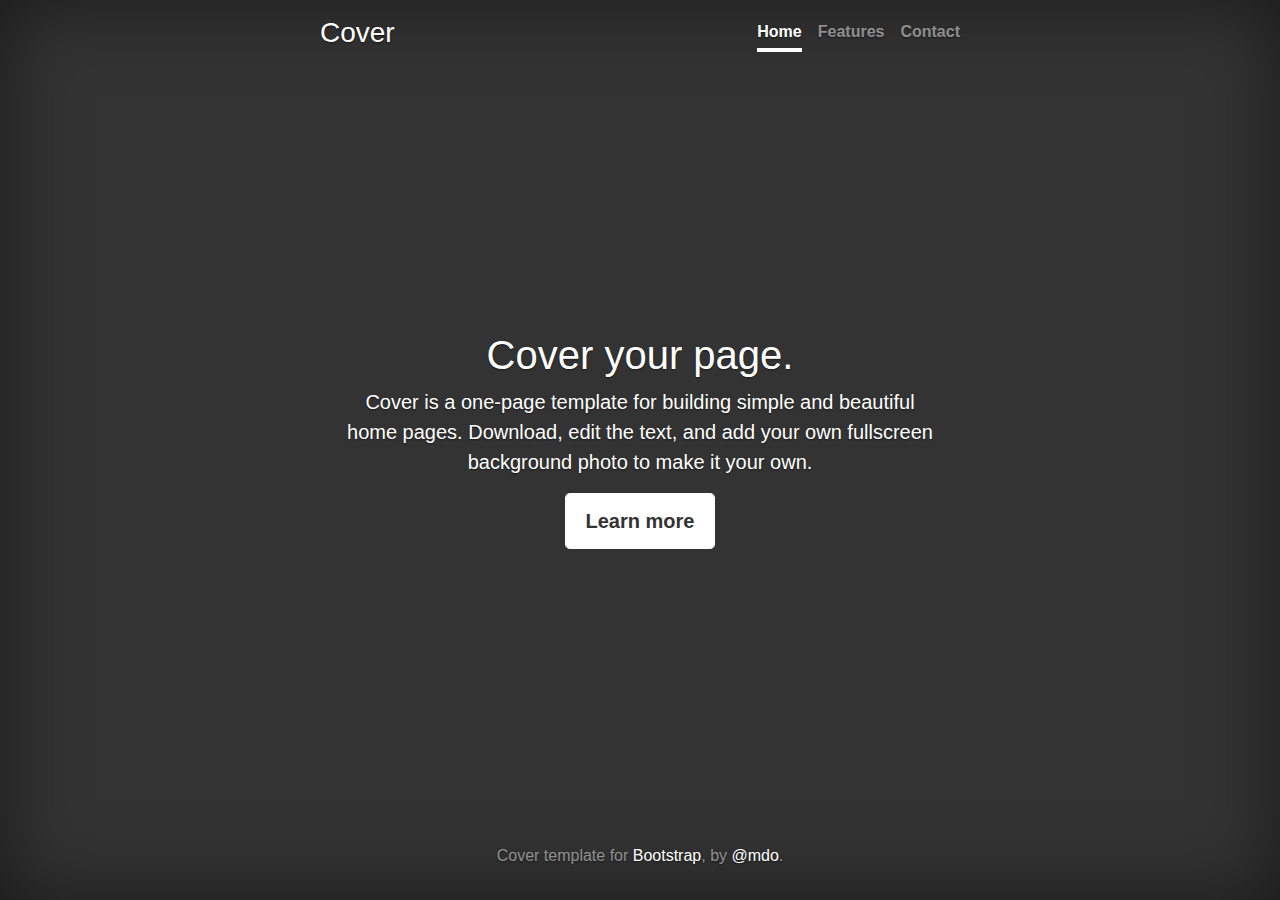
<file: assets/lib/__bootstrap-4.0.0/docs/4.0/examples/cover/index.html>
<!doctype html>
<html lang="en">
  <head>
    <meta charset="utf-8">
    <meta name="viewport" content="width=device-width, initial-scale=1, shrink-to-fit=no">
    <meta name="description" content="">
    <meta name="author" content="">
    <link rel="icon" href="../../../../favicon.ico">

    <title>Cover Template for Bootstrap</title>

    <!-- Bootstrap core CSS -->
    <link href="../../../../dist/css/bootstrap.min.css" rel="stylesheet">

    <!-- Custom styles for this template -->
    <link href="cover.css" rel="stylesheet">
  </head>

  <body class="text-center">

    <div class="cover-container d-flex h-100 p-3 mx-auto flex-column">
      <header class="masthead mb-auto">
        <div class="inner">
          <h3 class="masthead-brand">Cover</h3>
          <nav class="nav nav-masthead justify-content-center">
            <a class="nav-link active" href="#">Home</a>
            <a class="nav-link" href="#">Features</a>
            <a class="nav-link" href="#">Contact</a>
          </nav>
        </div>
      </header>

      <main role="main" class="inner cover">
        <h1 class="cover-heading">Cover your page.</h1>
        <p class="lead">Cover is a one-page template for building simple and beautiful home pages. Download, edit the text, and add your own fullscreen background photo to make it your own.</p>
        <p class="lead">
          <a href="#" class="btn btn-lg btn-secondary">Learn more</a>
        </p>
      </main>

      <footer class="mastfoot mt-auto">
        <div class="inner">
          <p>Cover template for <a href="https://getbootstrap.com/">Bootstrap</a>, by <a href="https://twitter.com/mdo">@mdo</a>.</p>
        </div>
      </footer>
    </div>


    <!-- Bootstrap core JavaScript
    ================================================== -->
    <!-- Placed at the end of the document so the pages load faster -->
    <script src="https://code.jquery.com/jquery-3.2.1.slim.min.js" integrity="sha384-KJ3o2DKtIkvYIK3UENzmM7KCkRr/rE9/Qpg6aAZGJwFDMVNA/GpGFF93hXpG5KkN" crossorigin="anonymous"></script>
    <script>window.jQuery || document.write('<script src="../../../../assets/js/vendor/jquery-slim.min.js"><\/script>')</script>
    <script src="../../../../assets/js/vendor/popper.min.js"></script>
    <script src="../../../../dist/js/bootstrap.min.js"></script>
  </body>
</html>
</file>
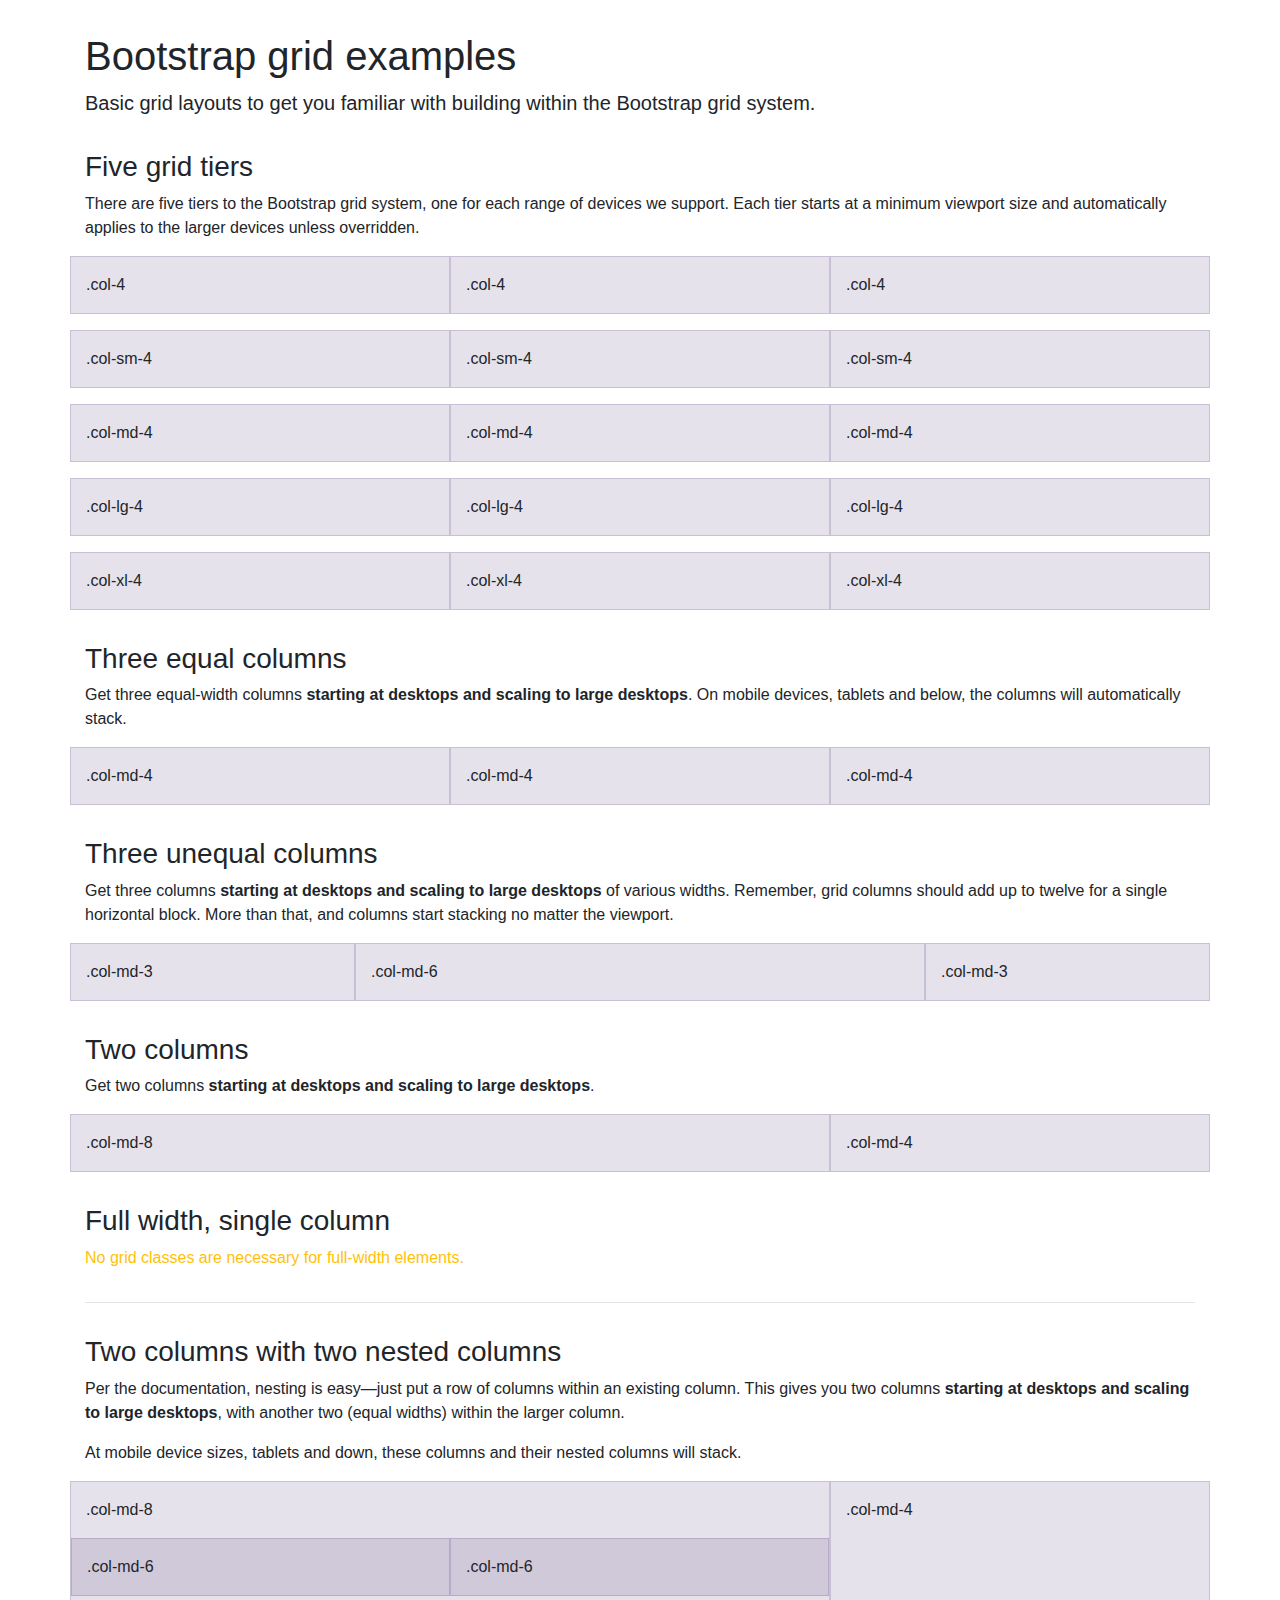
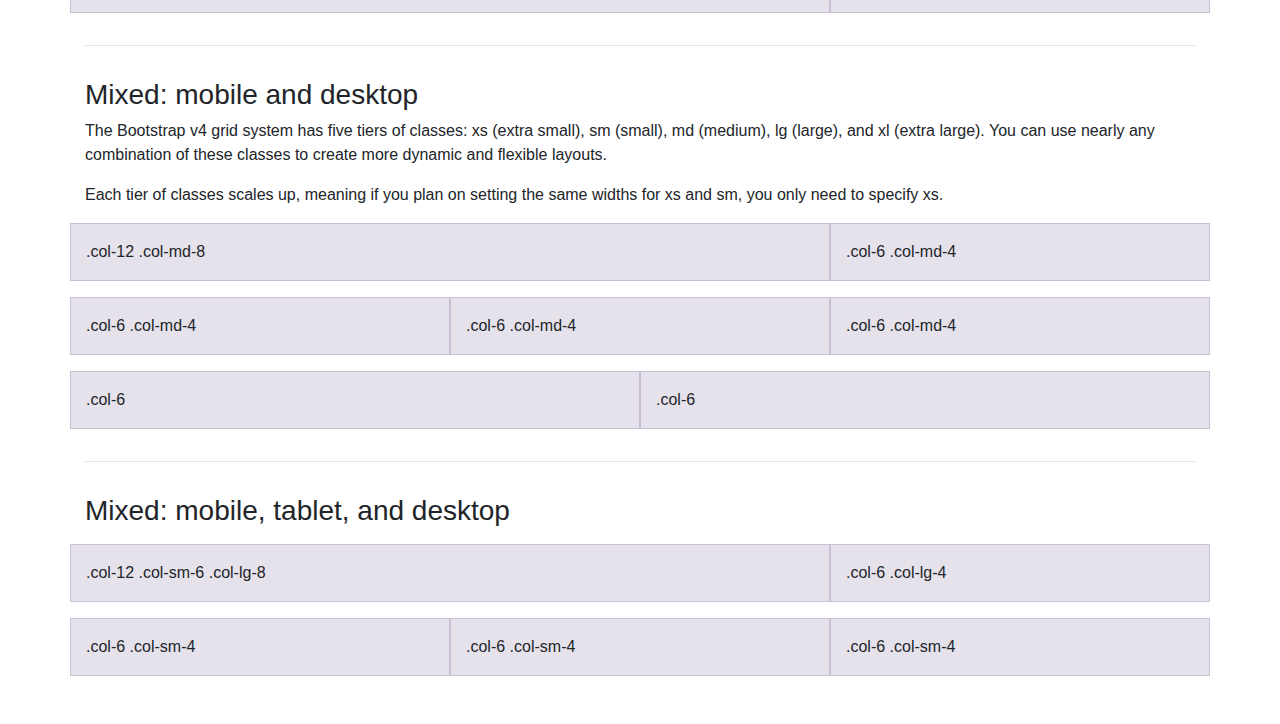
<file: assets/lib/__bootstrap-4.0.0/docs/4.0/examples/grid/index.html>
<!doctype html>
<html lang="en">
  <head>
    <meta charset="utf-8">
    <meta name="viewport" content="width=device-width, initial-scale=1, shrink-to-fit=no">
    <meta name="description" content="">
    <meta name="author" content="">
    <link rel="icon" href="../../../../favicon.ico">

    <title>Grid Template for Bootstrap</title>

    <!-- Bootstrap core CSS -->
    <link href="../../../../dist/css/bootstrap.min.css" rel="stylesheet">

    <!-- Custom styles for this template -->
    <link href="grid.css" rel="stylesheet">
  </head>

  <body>
    <div class="container">

      <h1>Bootstrap grid examples</h1>
      <p class="lead">Basic grid layouts to get you familiar with building within the Bootstrap grid system.</p>

      <h3>Five grid tiers</h3>
      <p>There are five tiers to the Bootstrap grid system, one for each range of devices we support. Each tier starts at a minimum viewport size and automatically applies to the larger devices unless overridden.</p>

      <div class="row">
        <div class="col-4">.col-4</div>
        <div class="col-4">.col-4</div>
        <div class="col-4">.col-4</div>
      </div>

      <div class="row">
        <div class="col-sm-4">.col-sm-4</div>
        <div class="col-sm-4">.col-sm-4</div>
        <div class="col-sm-4">.col-sm-4</div>
      </div>

      <div class="row">
        <div class="col-md-4">.col-md-4</div>
        <div class="col-md-4">.col-md-4</div>
        <div class="col-md-4">.col-md-4</div>
      </div>

      <div class="row">
        <div class="col-lg-4">.col-lg-4</div>
        <div class="col-lg-4">.col-lg-4</div>
        <div class="col-lg-4">.col-lg-4</div>
      </div>

      <div class="row">
        <div class="col-xl-4">.col-xl-4</div>
        <div class="col-xl-4">.col-xl-4</div>
        <div class="col-xl-4">.col-xl-4</div>
      </div>

      <h3>Three equal columns</h3>
      <p>Get three equal-width columns <strong>starting at desktops and scaling to large desktops</strong>. On mobile devices, tablets and below, the columns will automatically stack.</p>
      <div class="row">
        <div class="col-md-4">.col-md-4</div>
        <div class="col-md-4">.col-md-4</div>
        <div class="col-md-4">.col-md-4</div>
      </div>

      <h3>Three unequal columns</h3>
      <p>Get three columns <strong>starting at desktops and scaling to large desktops</strong> of various widths. Remember, grid columns should add up to twelve for a single horizontal block. More than that, and columns start stacking no matter the viewport.</p>
      <div class="row">
        <div class="col-md-3">.col-md-3</div>
        <div class="col-md-6">.col-md-6</div>
        <div class="col-md-3">.col-md-3</div>
      </div>

      <h3>Two columns</h3>
      <p>Get two columns <strong>starting at desktops and scaling to large desktops</strong>.</p>
      <div class="row">
        <div class="col-md-8">.col-md-8</div>
        <div class="col-md-4">.col-md-4</div>
      </div>

      <h3>Full width, single column</h3>
      <p class="text-warning">No grid classes are necessary for full-width elements.</p>

      <hr>

      <h3>Two columns with two nested columns</h3>
      <p>Per the documentation, nesting is easy—just put a row of columns within an existing column. This gives you two columns <strong>starting at desktops and scaling to large desktops</strong>, with another two (equal widths) within the larger column.</p>
      <p>At mobile device sizes, tablets and down, these columns and their nested columns will stack.</p>
      <div class="row">
        <div class="col-md-8">
          .col-md-8
          <div class="row">
            <div class="col-md-6">.col-md-6</div>
            <div class="col-md-6">.col-md-6</div>
          </div>
        </div>
        <div class="col-md-4">.col-md-4</div>
      </div>

      <hr>

      <h3>Mixed: mobile and desktop</h3>
      <p>The Bootstrap v4 grid system has five tiers of classes: xs (extra small), sm (small), md (medium), lg (large), and xl (extra large). You can use nearly any combination of these classes to create more dynamic and flexible layouts.</p>
      <p>Each tier of classes scales up, meaning if you plan on setting the same widths for xs and sm, you only need to specify xs.</p>
      <div class="row">
        <div class="col-12 col-md-8">.col-12 .col-md-8</div>
        <div class="col-6 col-md-4">.col-6 .col-md-4</div>
      </div>
      <div class="row">
        <div class="col-6 col-md-4">.col-6 .col-md-4</div>
        <div class="col-6 col-md-4">.col-6 .col-md-4</div>
        <div class="col-6 col-md-4">.col-6 .col-md-4</div>
      </div>
      <div class="row">
        <div class="col-6">.col-6</div>
        <div class="col-6">.col-6</div>
      </div>

      <hr>

      <h3>Mixed: mobile, tablet, and desktop</h3>
      <p></p>
      <div class="row">
        <div class="col-12 col-sm-6 col-lg-8">.col-12 .col-sm-6 .col-lg-8</div>
        <div class="col-6 col-lg-4">.col-6 .col-lg-4</div>
      </div>
      <div class="row">
        <div class="col-6 col-sm-4">.col-6 .col-sm-4</div>
        <div class="col-6 col-sm-4">.col-6 .col-sm-4</div>
        <div class="col-6 col-sm-4">.col-6 .col-sm-4</div>
      </div>

    </div> <!-- /container -->
  </body>
</html>
</file>
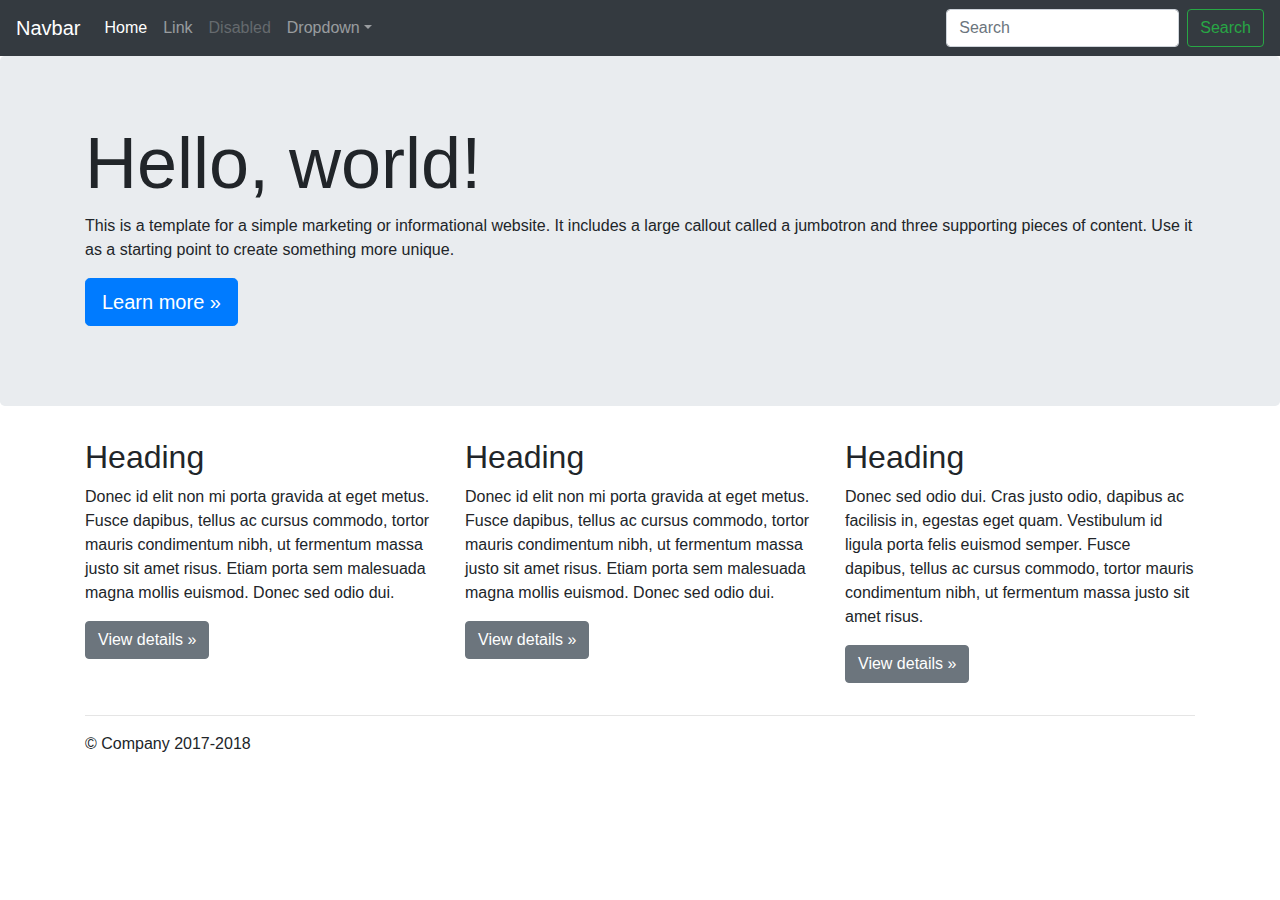
<file: assets/lib/__bootstrap-4.0.0/docs/4.0/examples/jumbotron/index.html>
<!doctype html>
<html lang="en">
  <head>
    <meta charset="utf-8">
    <meta name="viewport" content="width=device-width, initial-scale=1, shrink-to-fit=no">
    <meta name="description" content="">
    <meta name="author" content="">
    <link rel="icon" href="../../../../favicon.ico">

    <title>Jumbotron Template for Bootstrap</title>

    <!-- Bootstrap core CSS -->
    <link href="../../../../dist/css/bootstrap.min.css" rel="stylesheet">

    <!-- Custom styles for this template -->
    <link href="jumbotron.css" rel="stylesheet">
  </head>

  <body>

    <nav class="navbar navbar-expand-md navbar-dark fixed-top bg-dark">
      <a class="navbar-brand" href="#">Navbar</a>
      <button class="navbar-toggler" type="button" data-toggle="collapse" data-target="#navbarsExampleDefault" aria-controls="navbarsExampleDefault" aria-expanded="false" aria-label="Toggle navigation">
        <span class="navbar-toggler-icon"></span>
      </button>

      <div class="collapse navbar-collapse" id="navbarsExampleDefault">
        <ul class="navbar-nav mr-auto">
          <li class="nav-item active">
            <a class="nav-link" href="#">Home <span class="sr-only">(current)</span></a>
          </li>
          <li class="nav-item">
            <a class="nav-link" href="#">Link</a>
          </li>
          <li class="nav-item">
            <a class="nav-link disabled" href="#">Disabled</a>
          </li>
          <li class="nav-item dropdown">
            <a class="nav-link dropdown-toggle" href="http://example.com" id="dropdown01" data-toggle="dropdown" aria-haspopup="true" aria-expanded="false">Dropdown</a>
            <div class="dropdown-menu" aria-labelledby="dropdown01">
              <a class="dropdown-item" href="#">Action</a>
              <a class="dropdown-item" href="#">Another action</a>
              <a class="dropdown-item" href="#">Something else here</a>
            </div>
          </li>
        </ul>
        <form class="form-inline my-2 my-lg-0">
          <input class="form-control mr-sm-2" type="text" placeholder="Search" aria-label="Search">
          <button class="btn btn-outline-success my-2 my-sm-0" type="submit">Search</button>
        </form>
      </div>
    </nav>

    <main role="main">

      <!-- Main jumbotron for a primary marketing message or call to action -->
      <div class="jumbotron">
        <div class="container">
          <h1 class="display-3">Hello, world!</h1>
          <p>This is a template for a simple marketing or informational website. It includes a large callout called a jumbotron and three supporting pieces of content. Use it as a starting point to create something more unique.</p>
          <p><a class="btn btn-primary btn-lg" href="#" role="button">Learn more &raquo;</a></p>
        </div>
      </div>

      <div class="container">
        <!-- Example row of columns -->
        <div class="row">
          <div class="col-md-4">
            <h2>Heading</h2>
            <p>Donec id elit non mi porta gravida at eget metus. Fusce dapibus, tellus ac cursus commodo, tortor mauris condimentum nibh, ut fermentum massa justo sit amet risus. Etiam porta sem malesuada magna mollis euismod. Donec sed odio dui. </p>
            <p><a class="btn btn-secondary" href="#" role="button">View details &raquo;</a></p>
          </div>
          <div class="col-md-4">
            <h2>Heading</h2>
            <p>Donec id elit non mi porta gravida at eget metus. Fusce dapibus, tellus ac cursus commodo, tortor mauris condimentum nibh, ut fermentum massa justo sit amet risus. Etiam porta sem malesuada magna mollis euismod. Donec sed odio dui. </p>
            <p><a class="btn btn-secondary" href="#" role="button">View details &raquo;</a></p>
          </div>
          <div class="col-md-4">
            <h2>Heading</h2>
            <p>Donec sed odio dui. Cras justo odio, dapibus ac facilisis in, egestas eget quam. Vestibulum id ligula porta felis euismod semper. Fusce dapibus, tellus ac cursus commodo, tortor mauris condimentum nibh, ut fermentum massa justo sit amet risus.</p>
            <p><a class="btn btn-secondary" href="#" role="button">View details &raquo;</a></p>
          </div>
        </div>

        <hr>

      </div> <!-- /container -->

    </main>

    <footer class="container">
      <p>&copy; Company 2017-2018</p>
    </footer>

    <!-- Bootstrap core JavaScript
    ================================================== -->
    <!-- Placed at the end of the document so the pages load faster -->
    <script src="https://code.jquery.com/jquery-3.2.1.slim.min.js" integrity="sha384-KJ3o2DKtIkvYIK3UENzmM7KCkRr/rE9/Qpg6aAZGJwFDMVNA/GpGFF93hXpG5KkN" crossorigin="anonymous"></script>
    <script>window.jQuery || document.write('<script src="../../../../assets/js/vendor/jquery-slim.min.js"><\/script>')</script>
    <script src="../../../../assets/js/vendor/popper.min.js"></script>
    <script src="../../../../dist/js/bootstrap.min.js"></script>
  </body>
</html>
</file>
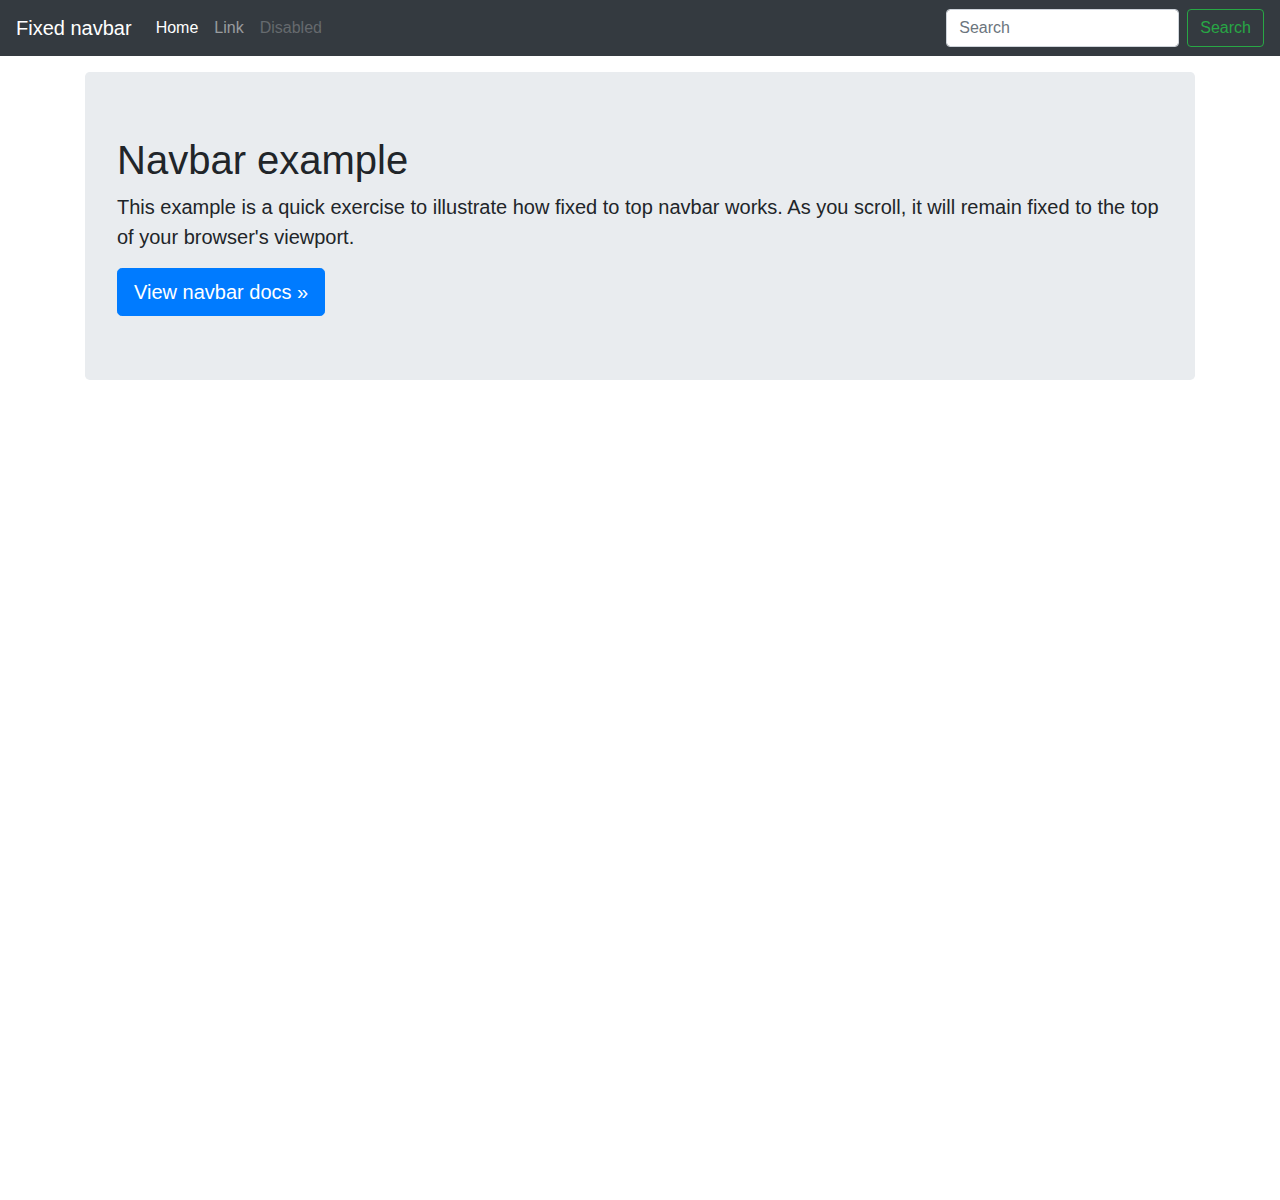
<file: assets/lib/__bootstrap-4.0.0/docs/4.0/examples/navbar-fixed/index.html>
<!doctype html>
<html lang="en">
  <head>
    <meta charset="utf-8">
    <meta name="viewport" content="width=device-width, initial-scale=1, shrink-to-fit=no">
    <meta name="description" content="">
    <meta name="author" content="">
    <link rel="icon" href="../../../../favicon.ico">

    <title>Fixed top navbar example for Bootstrap</title>

    <!-- Bootstrap core CSS -->
    <link href="../../../../dist/css/bootstrap.min.css" rel="stylesheet">

    <!-- Custom styles for this template -->
    <link href="navbar-top-fixed.css" rel="stylesheet">
  </head>

  <body>

    <nav class="navbar navbar-expand-md navbar-dark fixed-top bg-dark">
      <a class="navbar-brand" href="#">Fixed navbar</a>
      <button class="navbar-toggler" type="button" data-toggle="collapse" data-target="#navbarCollapse" aria-controls="navbarCollapse" aria-expanded="false" aria-label="Toggle navigation">
        <span class="navbar-toggler-icon"></span>
      </button>
      <div class="collapse navbar-collapse" id="navbarCollapse">
        <ul class="navbar-nav mr-auto">
          <li class="nav-item active">
            <a class="nav-link" href="#">Home <span class="sr-only">(current)</span></a>
          </li>
          <li class="nav-item">
            <a class="nav-link" href="#">Link</a>
          </li>
          <li class="nav-item">
            <a class="nav-link disabled" href="#">Disabled</a>
          </li>
        </ul>
        <form class="form-inline mt-2 mt-md-0">
          <input class="form-control mr-sm-2" type="text" placeholder="Search" aria-label="Search">
          <button class="btn btn-outline-success my-2 my-sm-0" type="submit">Search</button>
        </form>
      </div>
    </nav>

    <main role="main" class="container">
      <div class="jumbotron">
        <h1>Navbar example</h1>
        <p class="lead">This example is a quick exercise to illustrate how fixed to top navbar works. As you scroll, it will remain fixed to the top of your browser's viewport.</p>
        <a class="btn btn-lg btn-primary" href="../../components/navbar/" role="button">View navbar docs &raquo;</a>
      </div>
    </main>

    <!-- Bootstrap core JavaScript
    ================================================== -->
    <!-- Placed at the end of the document so the pages load faster -->
    <script src="https://code.jquery.com/jquery-3.2.1.slim.min.js" integrity="sha384-KJ3o2DKtIkvYIK3UENzmM7KCkRr/rE9/Qpg6aAZGJwFDMVNA/GpGFF93hXpG5KkN" crossorigin="anonymous"></script>
    <script>window.jQuery || document.write('<script src="../../../../assets/js/vendor/jquery-slim.min.js"><\/script>')</script>
    <script src="../../../../assets/js/vendor/popper.min.js"></script>
    <script src="../../../../dist/js/bootstrap.min.js"></script>
  </body>
</html>
</file>
<file: assets/lib/__bootstrap-4.0.0/docs/4.0/examples/album/album.css>
:root {
  --jumbotron-padding-y: 3rem;
}

.jumbotron {
  padding-top: var(--jumbotron-padding-y);
  padding-bottom: var(--jumbotron-padding-y);
  margin-bottom: 0;
  background-color: #fff;
}
@media (min-width: 768px) {
  .jumbotron {
    padding-top: calc(var(--jumbotron-padding-y) * 2);
    padding-bottom: calc(var(--jumbotron-padding-y) * 2);
  }
}

.jumbotron p:last-child {
  margin-bottom: 0;
}

.jumbotron-heading {
  font-weight: 300;
}

.jumbotron .container {
  max-width: 40rem;
}

footer {
  padding-top: 3rem;
  padding-bottom: 3rem;
}

footer p {
  margin-bottom: .25rem;
}

.box-shadow { box-shadow: 0 .25rem .75rem rgba(0, 0, 0, .05); }
</file>
<file: assets/lib/__bootstrap-4.0.0/docs/4.0/examples/blog/blog.css>
/* stylelint-disable selector-list-comma-newline-after */

.blog-header {
  line-height: 1;
  border-bottom: 1px solid #e5e5e5;
}

.blog-header-logo {
  font-family: "Playfair Display", Georgia, "Times New Roman", serif;
  font-size: 2.25rem;
}

.blog-header-logo:hover {
  text-decoration: none;
}

h1, h2, h3, h4, h5, h6 {
  font-family: "Playfair Display", Georgia, "Times New Roman", serif;
}

.display-4 {
  font-size: 2.5rem;
}
@media (min-width: 768px) {
  .display-4 {
    font-size: 3rem;
  }
}

.nav-scroller {
  position: relative;
  z-index: 2;
  height: 2.75rem;
  overflow-y: hidden;
}

.nav-scroller .nav {
  display: -webkit-box;
  display: -ms-flexbox;
  display: flex;
  -ms-flex-wrap: nowrap;
  flex-wrap: nowrap;
  padding-bottom: 1rem;
  margin-top: -1px;
  overflow-x: auto;
  text-align: center;
  white-space: nowrap;
  -webkit-overflow-scrolling: touch;
}

.nav-scroller .nav-link {
  padding-top: .75rem;
  padding-bottom: .75rem;
  font-size: .875rem;
}

.card-img-right {
  height: 100%;
  border-radius: 0 3px 3px 0;
}

.flex-auto {
  -ms-flex: 0 0 auto;
  -webkit-box-flex: 0;
  flex: 0 0 auto;
}

.h-250 { height: 250px; }
@media (min-width: 768px) {
  .h-md-250 { height: 250px; }
}

.border-top { border-top: 1px solid #e5e5e5; }
.border-bottom { border-bottom: 1px solid #e5e5e5; }

.box-shadow { box-shadow: 0 .25rem .75rem rgba(0, 0, 0, .05); }

/*
 * Blog name and description
 */
.blog-title {
  margin-bottom: 0;
  font-size: 2rem;
  font-weight: 400;
}
.blog-description {
  font-size: 1.1rem;
  color: #999;
}

@media (min-width: 40em) {
  .blog-title {
    font-size: 3.5rem;
  }
}

/* Pagination */
.blog-pagination {
  margin-bottom: 4rem;
}
.blog-pagination > .btn {
  border-radius: 2rem;
}

/*
 * Blog posts
 */
.blog-post {
  margin-bottom: 4rem;
}
.blog-post-title {
  margin-bottom: .25rem;
  font-size: 2.5rem;
}
.blog-post-meta {
  margin-bottom: 1.25rem;
  color: #999;
}

/*
 * Footer
 */
.blog-footer {
  padding: 2.5rem 0;
  color: #999;
  text-align: center;
  background-color: #f9f9f9;
  border-top: .05rem solid #e5e5e5;
}
.blog-footer p:last-child {
  margin-bottom: 0;
}
</file>
<file: assets/lib/__bootstrap-4.0.0/docs/4.0/examples/carousel/carousel.css>
/* GLOBAL STYLES
-------------------------------------------------- */
/* Padding below the footer and lighter body text */

body {
  padding-top: 3rem;
  padding-bottom: 3rem;
  color: #5a5a5a;
}


/* CUSTOMIZE THE CAROUSEL
-------------------------------------------------- */

/* Carousel base class */
.carousel {
  margin-bottom: 4rem;
}
/* Since positioning the image, we need to help out the caption */
.carousel-caption {
  bottom: 3rem;
  z-index: 10;
}

/* Declare heights because of positioning of img element */
.carousel-item {
  height: 32rem;
  background-color: #777;
}
.carousel-item > img {
  position: absolute;
  top: 0;
  left: 0;
  min-width: 100%;
  height: 32rem;
}


/* MARKETING CONTENT
-------------------------------------------------- */

/* Center align the text within the three columns below the carousel */
.marketing .col-lg-4 {
  margin-bottom: 1.5rem;
  text-align: center;
}
.marketing h2 {
  font-weight: 400;
}
.marketing .col-lg-4 p {
  margin-right: .75rem;
  margin-left: .75rem;
}


/* Featurettes
------------------------- */

.featurette-divider {
  margin: 5rem 0; /* Space out the Bootstrap <hr> more */
}

/* Thin out the marketing headings */
.featurette-heading {
  font-weight: 300;
  line-height: 1;
  letter-spacing: -.05rem;
}


/* RESPONSIVE CSS
-------------------------------------------------- */

@media (min-width: 40em) {
  /* Bump up size of carousel content */
  .carousel-caption p {
    margin-bottom: 1.25rem;
    font-size: 1.25rem;
    line-height: 1.4;
  }

  .featurette-heading {
    font-size: 50px;
  }
}

@media (min-width: 62em) {
  .featurette-heading {
    margin-top: 7rem;
  }
}
</file>
<file: assets/lib/__bootstrap-4.0.0/docs/4.0/examples/cover/cover.css>
/*
 * Globals
 */

/* Links */
a,
a:focus,
a:hover {
  color: #fff;
}

/* Custom default button */
.btn-secondary,
.btn-secondary:hover,
.btn-secondary:focus {
  color: #333;
  text-shadow: none; /* Prevent inheritance from `body` */
  background-color: #fff;
  border: .05rem solid #fff;
}


/*
 * Base structure
 */

html,
body {
  height: 100%;
  background-color: #333;
}

body {
  display: -ms-flexbox;
  display: -webkit-box;
  display: flex;
  -ms-flex-pack: center;
  -webkit-box-pack: center;
  justify-content: center;
  color: #fff;
  text-shadow: 0 .05rem .1rem rgba(0, 0, 0, .5);
  box-shadow: inset 0 0 5rem rgba(0, 0, 0, .5);
}

.cover-container {
  max-width: 42em;
}


/*
 * Header
 */
.masthead {
  margin-bottom: 2rem;
}

.masthead-brand {
  margin-bottom: 0;
}

.nav-masthead .nav-link {
  padding: .25rem 0;
  font-weight: 700;
  color: rgba(255, 255, 255, .5);
  background-color: transparent;
  border-bottom: .25rem solid transparent;
}

.nav-masthead .nav-link:hover,
.nav-masthead .nav-link:focus {
  border-bottom-color: rgba(255, 255, 255, .25);
}

.nav-masthead .nav-link + .nav-link {
  margin-left: 1rem;
}

.nav-masthead .active {
  color: #fff;
  border-bottom-color: #fff;
}

@media (min-width: 48em) {
  .masthead-brand {
    float: left;
  }
  .nav-masthead {
    float: right;
  }
}


/*
 * Cover
 */
.cover {
  padding: 0 1.5rem;
}
.cover .btn-lg {
  padding: .75rem 1.25rem;
  font-weight: 700;
}


/*
 * Footer
 */
.mastfoot {
  color: rgba(255, 255, 255, .5);
}
</file>
<file: assets/lib/__bootstrap-4.0.0/docs/4.0/examples/grid/grid.css>
body {
  padding-top: 2rem;
  padding-bottom: 2rem;
}

h3 {
  margin-top: 2rem;
}

.row {
  margin-bottom: 1rem;
}
.row .row {
  margin-top: 1rem;
  margin-bottom: 0;
}
[class*="col-"] {
  padding-top: 1rem;
  padding-bottom: 1rem;
  background-color: rgba(86, 61, 124, .15);
  border: 1px solid rgba(86, 61, 124, .2);
}

hr {
  margin-top: 2rem;
  margin-bottom: 2rem;
}
</file>
<file: assets/lib/__bootstrap-4.0.0/docs/4.0/examples/jumbotron/jumbotron.css>
/* Move down content because we have a fixed navbar that is 3.5rem tall */
body {
  padding-top: 3.5rem;
}
</file>
<file: assets/lib/__bootstrap-4.0.0/docs/4.0/examples/navbar-fixed/navbar-top-fixed.css>
/* Show it is fixed to the top */
body {
  min-height: 75rem;
  padding-top: 4.5rem;
}
</file>
<file: assets/lib/__bootstrap-4.0.0/js/tests/vendor/qunit.css>
/*!
 * QUnit 2.4.1
 * https://qunitjs.com/
 *
 * Copyright jQuery Foundation and other contributors
 * Released under the MIT license
 * https://jquery.org/license
 *
 * Date: 2017-10-22T05:12Z
 */

/** Font Family and Sizes */

#qunit-tests, #qunit-header, #qunit-banner, #qunit-testrunner-toolbar, #qunit-filteredTest, #qunit-userAgent, #qunit-testresult {
	font-family: "Helvetica Neue Light", "HelveticaNeue-Light", "Helvetica Neue", Calibri, Helvetica, Arial, sans-serif;
}

#qunit-testrunner-toolbar, #qunit-filteredTest, #qunit-userAgent, #qunit-testresult, #qunit-tests li { font-size: small; }
#qunit-tests { font-size: smaller; }


/** Resets */

#qunit-tests, #qunit-header, #qunit-banner, #qunit-filteredTest, #qunit-userAgent, #qunit-testresult, #qunit-modulefilter {
	margin: 0;
	padding: 0;
}


/** Header (excluding toolbar) */

#qunit-header {
	padding: 0.5em 0 0.5em 1em;

	color: #8699A4;
	background-color: #0D3349;

	font-size: 1.5em;
	line-height: 1em;
	font-weight: 400;

	border-radius: 5px 5px 0 0;
}

#qunit-header a {
	text-decoration: none;
	color: #C2CCD1;
}

#qunit-header a:hover,
#qunit-header a:focus {
	color: #FFF;
}

#qunit-banner {
	height: 5px;
}

#qunit-filteredTest {
	padding: 0.5em 1em 0.5em 1em;
	color: #366097;
	background-color: #F4FF77;
}

#qunit-userAgent {
	padding: 0.5em 1em 0.5em 1em;
	color: #FFF;
	background-color: #2B81AF;
	text-shadow: rgba(0, 0, 0, 0.5) 2px 2px 1px;
}


/** Toolbar */

#qunit-testrunner-toolbar {
	padding: 0.5em 1em 0.5em 1em;
	color: #5E740B;
	background-color: #EEE;
}

#qunit-testrunner-toolbar .clearfix {
	height: 0;
	clear: both;
}

#qunit-testrunner-toolbar label {
	display: inline-block;
}

#qunit-testrunner-toolbar input[type=checkbox],
#qunit-testrunner-toolbar input[type=radio] {
	margin: 3px;
	vertical-align: -2px;
}

#qunit-testrunner-toolbar input[type=text] {
	box-sizing: border-box;
	height: 1.6em;
}

.qunit-url-config,
.qunit-filter,
#qunit-modulefilter {
	display: inline-block;
	line-height: 2.1em;
}

.qunit-filter,
#qunit-modulefilter {
	float: right;
	position: relative;
	margin-left: 1em;
}

.qunit-url-config label {
	margin-right: 0.5em;
}

#qunit-modulefilter-search {
	box-sizing: border-box;
	width: 400px;
}

#qunit-modulefilter-search-container:after {
	position: absolute;
	right: 0.3em;
	content: "\25bc";
	color: black;
}

#qunit-modulefilter-dropdown {
	/* align with #qunit-modulefilter-search */
	box-sizing: border-box;
	width: 400px;
	position: absolute;
	right: 0;
	top: 50%;
	margin-top: 0.8em;

	border: 1px solid #D3D3D3;
	border-top: none;
	border-radius: 0 0 .25em .25em;
	color: #000;
	background-color: #F5F5F5;
	z-index: 99;
}

#qunit-modulefilter-dropdown a {
	color: inherit;
	text-decoration: none;
}

#qunit-modulefilter-dropdown .clickable.checked {
	font-weight: bold;
	color: #000;
	background-color: #D2E0E6;
}

#qunit-modulefilter-dropdown .clickable:hover {
	color: #FFF;
	background-color: #0D3349;
}

#qunit-modulefilter-actions {
	display: block;
	overflow: auto;

	/* align with #qunit-modulefilter-dropdown-list */
	font: smaller/1.5em sans-serif;
}

#qunit-modulefilter-dropdown #qunit-modulefilter-actions > * {
	box-sizing: border-box;
	max-height: 2.8em;
	display: block;
	padding: 0.4em;
}

#qunit-modulefilter-dropdown #qunit-modulefilter-actions > button {
	float: right;
	font: inherit;
}

#qunit-modulefilter-dropdown #qunit-modulefilter-actions > :last-child {
	/* insert padding to align with checkbox margins */
	padding-left: 3px;
}

#qunit-modulefilter-dropdown-list {
	max-height: 200px;
	overflow-y: auto;
	margin: 0;
	border-top: 2px groove threedhighlight;
	padding: 0.4em 0 0;
	font: smaller/1.5em sans-serif;
}

#qunit-modulefilter-dropdown-list li {
	white-space: nowrap;
	overflow: hidden;
	text-overflow: ellipsis;
}

#qunit-modulefilter-dropdown-list .clickable {
	display: block;
	padding-left: 0.15em;
}


/** Tests: Pass/Fail */

#qunit-tests {
	list-style-position: inside;
}

#qunit-tests li {
	padding: 0.4em 1em 0.4em 1em;
	border-bottom: 1px solid #FFF;
	list-style-position: inside;
}

#qunit-tests > li {
	display: none;
}

#qunit-tests li.running,
#qunit-tests li.pass,
#qunit-tests li.fail,
#qunit-tests li.skipped,
#qunit-tests li.aborted {
	display: list-item;
}

#qunit-tests.hidepass {
	position: relative;
}

#qunit-tests.hidepass li.running,
#qunit-tests.hidepass li.pass:not(.todo) {
	visibility: hidden;
	position: absolute;
	width:   0;
	height:  0;
	padding: 0;
	border:  0;
	margin:  0;
}

#qunit-tests li strong {
	cursor: pointer;
}

#qunit-tests li.skipped strong {
	cursor: default;
}

#qunit-tests li a {
	padding: 0.5em;
	color: #C2CCD1;
	text-decoration: none;
}

#qunit-tests li p a {
	padding: 0.25em;
	color: #6B6464;
}
#qunit-tests li a:hover,
#qunit-tests li a:focus {
	color: #000;
}

#qunit-tests li .runtime {
	float: right;
	font-size: smaller;
}

.qunit-assert-list {
	margin-top: 0.5em;
	padding: 0.5em;

	background-color: #FFF;

	border-radius: 5px;
}

.qunit-source {
	margin: 0.6em 0 0.3em;
}

.qunit-collapsed {
	display: none;
}

#qunit-tests table {
	border-collapse: collapse;
	margin-top: 0.2em;
}

#qunit-tests th {
	text-align: right;
	vertical-align: top;
	padding: 0 0.5em 0 0;
}

#qunit-tests td {
	vertical-align: top;
}

#qunit-tests pre {
	margin: 0;
	white-space: pre-wrap;
	word-wrap: break-word;
}

#qunit-tests del {
	color: #374E0C;
	background-color: #E0F2BE;
	text-decoration: none;
}

#qunit-tests ins {
	color: #500;
	background-color: #FFCACA;
	text-decoration: none;
}

/*** Test Counts */

#qunit-tests b.counts                       { color: #000; }
#qunit-tests b.passed                       { color: #5E740B; }
#qunit-tests b.failed                       { color: #710909; }

#qunit-tests li li {
	padding: 5px;
	background-color: #FFF;
	border-bottom: none;
	list-style-position: inside;
}

/*** Passing Styles */

#qunit-tests li li.pass {
	color: #3C510C;
	background-color: #FFF;
	border-left: 10px solid #C6E746;
}

#qunit-tests .pass                          { color: #528CE0; background-color: #D2E0E6; }
#qunit-tests .pass .test-name               { color: #366097; }

#qunit-tests .pass .test-actual,
#qunit-tests .pass .test-expected           { color: #999; }

#qunit-banner.qunit-pass                    { background-color: #C6E746; }

/*** Failing Styles */

#qunit-tests li li.fail {
	color: #710909;
	background-color: #FFF;
	border-left: 10px solid #EE5757;
	white-space: pre;
}

#qunit-tests > li:last-child {
	border-radius: 0 0 5px 5px;
}

#qunit-tests .fail                          { color: #000; background-color: #EE5757; }
#qunit-tests .fail .test-name,
#qunit-tests .fail .module-name             { color: #000; }

#qunit-tests .fail .test-actual             { color: #EE5757; }
#qunit-tests .fail .test-expected           { color: #008000; }

#qunit-banner.qunit-fail                    { background-color: #EE5757; }


/*** Aborted tests */
#qunit-tests .aborted { color: #000; background-color: orange; }
/*** Skipped tests */

#qunit-tests .skipped {
	background-color: #EBECE9;
}

#qunit-tests .qunit-todo-label,
#qunit-tests .qunit-skipped-label {
	background-color: #F4FF77;
	display: inline-block;
	font-style: normal;
	color: #366097;
	line-height: 1.8em;
	padding: 0 0.5em;
	margin: -0.4em 0.4em -0.4em 0;
}

#qunit-tests .qunit-todo-label {
	background-color: #EEE;
}

/** Result */

#qunit-testresult {
	color: #2B81AF;
	background-color: #D2E0E6;

	border-bottom: 1px solid #FFF;
}
#qunit-testresult .clearfix {
	height: 0;
	clear: both;
}
#qunit-testresult .module-name {
	font-weight: 700;
}
#qunit-testresult-display {
	padding: 0.5em 1em 0.5em 1em;
	width: 85%;
	float:left;
}
#qunit-testresult-controls {
	padding: 0.5em 1em 0.5em 1em;
  width: 10%;
	float:left;
}

/** Fixture */

#qunit-fixture {
	position: absolute;
	top: -10000px;
	left: -10000px;
	width: 1000px;
	height: 1000px;
}
</file>
